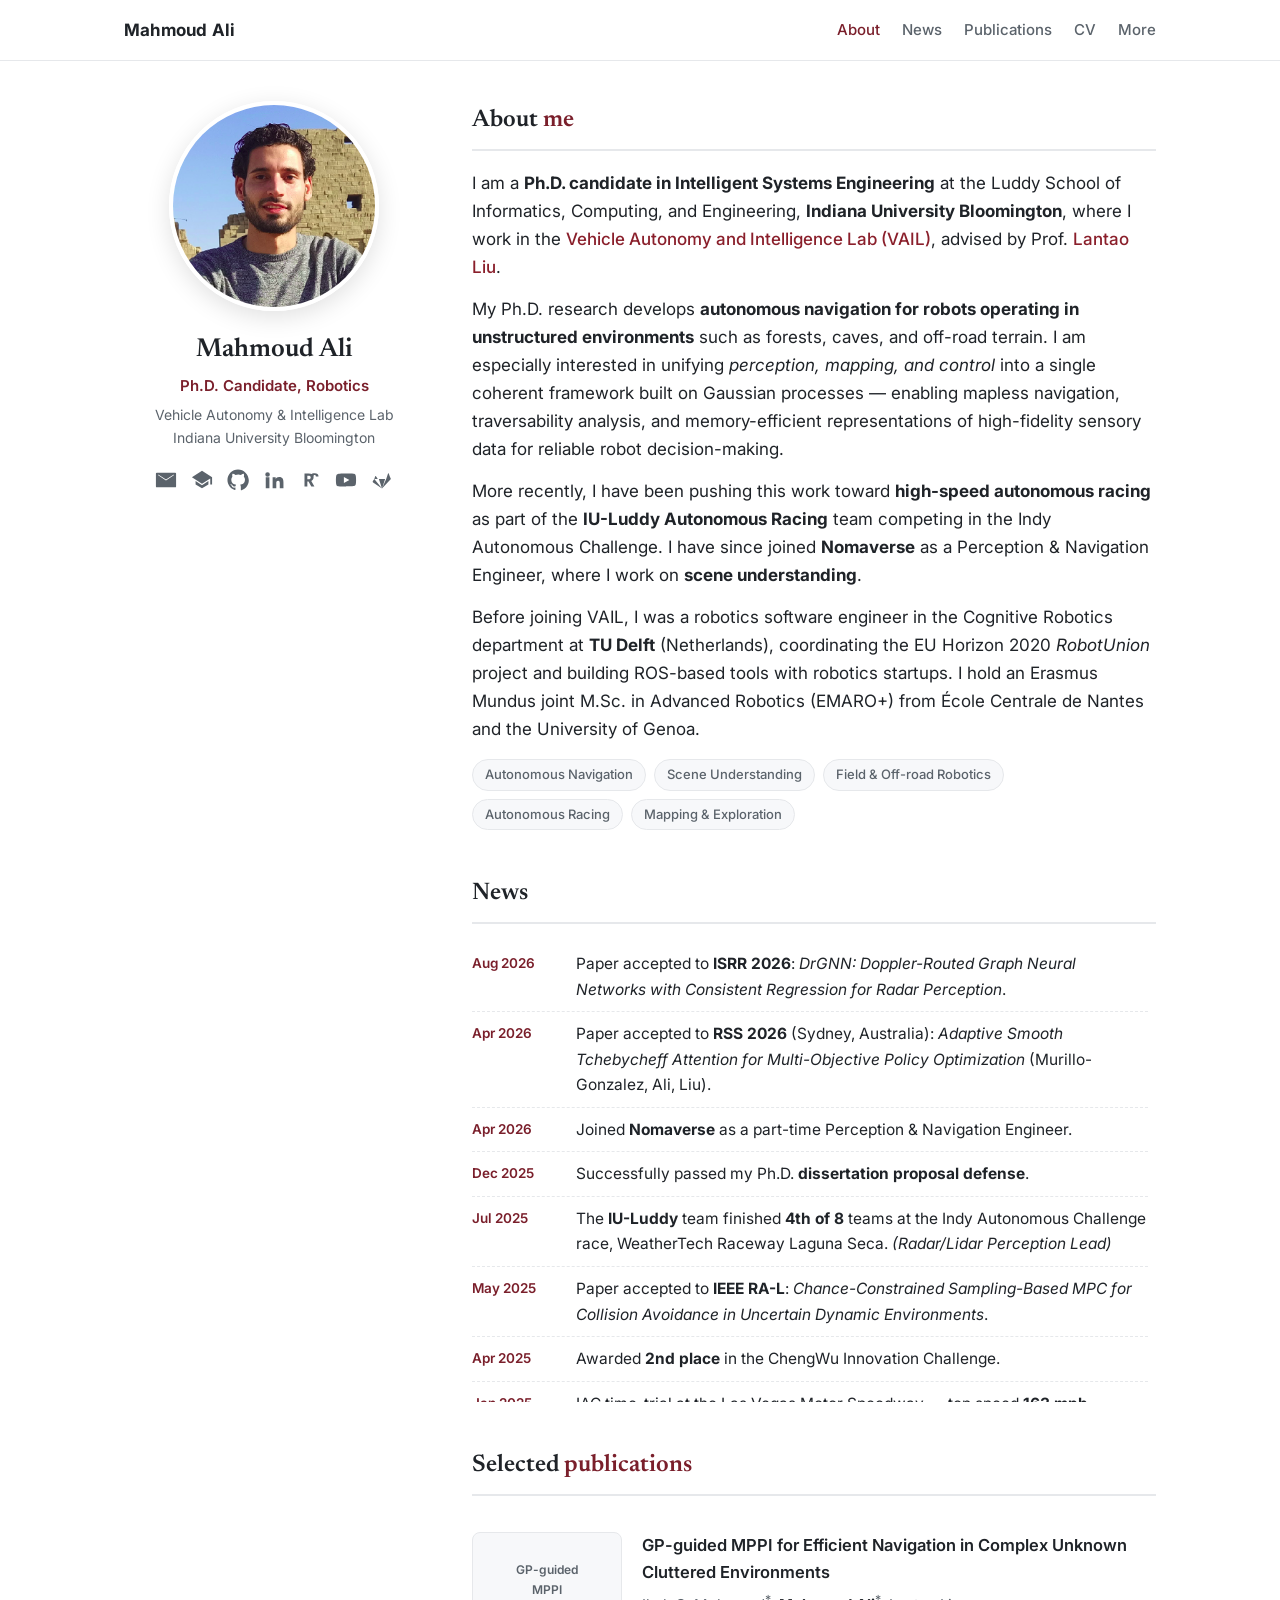
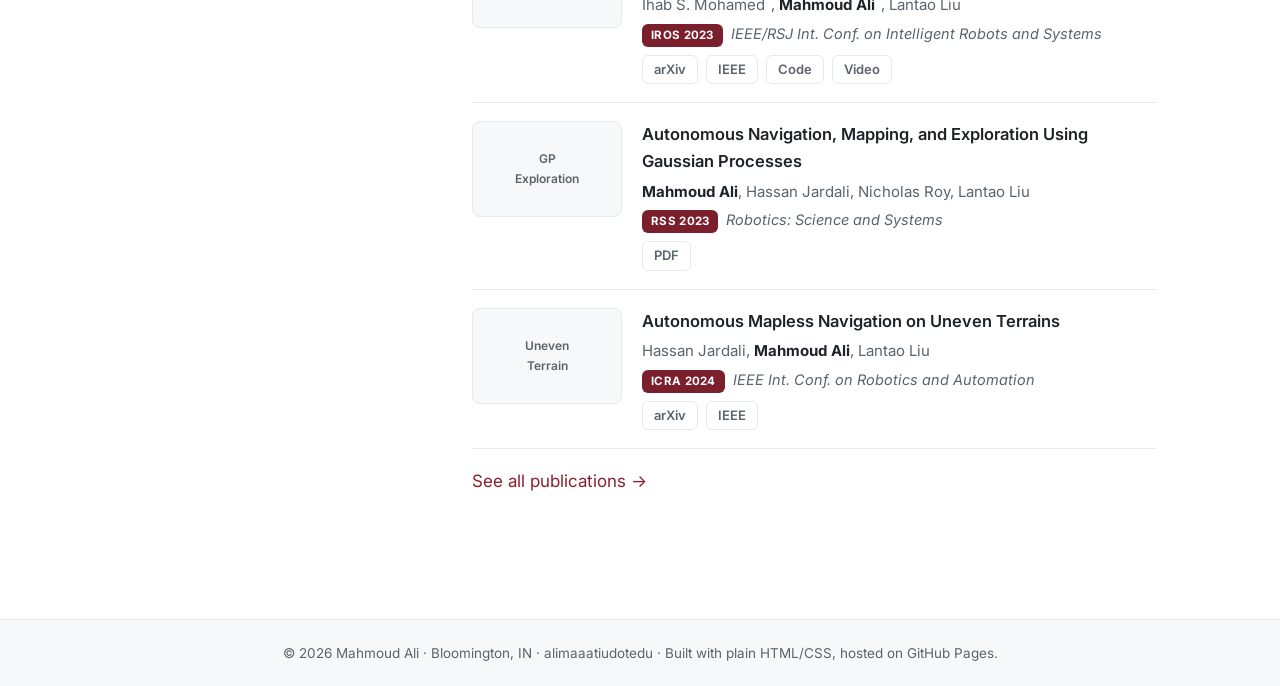
<file: index.html>
<!DOCTYPE html>
<html lang="en">
<head>
  <meta charset="UTF-8" />
  <meta name="viewport" content="width=device-width, initial-scale=1.0" />
  <title>Mahmoud Ali — Robotics PhD, Indiana University</title>
  <meta name="description" content="Mahmoud Ali is a Robotics PhD candidate at Indiana University (VAIL), working on autonomous navigation, Gaussian-process planning and control, off-road/field robotics, and autonomous racing." />
  <meta name="author" content="Mahmoud Ali" />
  <link rel="canonical" href="https://mahmoud-a-ali.github.io/" />

  <!-- Open Graph -->
  <meta property="og:type" content="website" />
  <meta property="og:title" content="Mahmoud Ali — Robotics PhD, Indiana University" />
  <meta property="og:description" content="Autonomous navigation, Gaussian-process planning & control, field robotics, and autonomous racing." />
  <meta property="og:image" content="https://mahmoud-a-ali.github.io/assets/img/profile.jpg" />
  <meta property="og:url" content="https://mahmoud-a-ali.github.io/" />
  <meta name="twitter:card" content="summary" />

  <link rel="icon" type="image/svg+xml" href="assets/img/favicon.svg" />
  <link rel="preconnect" href="https://fonts.googleapis.com" />
  <link rel="preconnect" href="https://fonts.gstatic.com" crossorigin />
  <link href="https://fonts.googleapis.com/css2?family=Inter:wght@400;500;600;700&family=Newsreader:opsz,wght@6..72,500;6..72,600&display=swap" rel="stylesheet" />
  <link rel="stylesheet" href="assets/css/main.css" />
</head>
<body>

  <!-- Top navigation -->
  <header class="topbar">
    <div class="topbar-inner">
      <a class="brand" href="index.html">Mahmoud Ali</a>
      <nav class="nav-links">
        <a href="index.html#about" class="active">About</a>
        <a href="index.html#news">News</a>
        <a href="publications.html">Publications</a>
        <a href="cv.html" class="cv-nav">CV</a>
        <a href="more.html">More</a>
      </nav>
    </div>
  </header>

  <div class="wrap">

    <!-- Sidebar -->
    <aside class="sidebar">
      <img class="avatar" src="assets/img/profile.jpg" alt="Mahmoud Ali" />
      <h1>Mahmoud Ali</h1>
      <div class="role">Ph.D. Candidate, Robotics</div>
      <div class="affil">
        Vehicle Autonomy &amp; Intelligence Lab<br />
        <a href="https://www.indiana.edu/" target="_blank" rel="noopener">Indiana University Bloomington</a>
      </div>

      <div class="socials">
        <a href="mailto:alimaa@iu.edu" title="Email" aria-label="Email">
          <svg viewBox="0 0 24 24"><path d="M2 4h20a1 1 0 0 1 1 1v14a1 1 0 0 1-1 1H2a1 1 0 0 1-1-1V5a1 1 0 0 1 1-1zm10 7.5L3.5 6v.9L12 12.6 20.5 6.9V6L12 11.5z"/></svg>
        </a>
        <a href="https://scholar.google.com/citations?user=cryw274AAAAJ&hl=en" target="_blank" rel="noopener" title="Google Scholar" aria-label="Google Scholar">
          <svg viewBox="0 0 24 24"><path d="M12 2 1 9l11 7 9-5.727V17h2V9L12 2zM5 13.18v3.82L12 21l7-4v-3.82l-7 4.45-7-4.45z"/></svg>
        </a>
        <a href="https://github.com/mahmoud-a-ali" target="_blank" rel="noopener" title="GitHub" aria-label="GitHub">
          <svg viewBox="0 0 24 24"><path d="M12 .5C5.7.5.5 5.7.5 12c0 5.1 3.3 9.4 7.9 10.9.6.1.8-.2.8-.6v-2c-3.2.7-3.9-1.4-3.9-1.4-.5-1.3-1.3-1.7-1.3-1.7-1.1-.7.1-.7.1-.7 1.2.1 1.8 1.2 1.8 1.2 1 1.8 2.7 1.3 3.4 1 .1-.7.4-1.3.7-1.5-2.6-.3-5.3-1.3-5.3-5.7 0-1.3.5-2.3 1.2-3.1-.1-.3-.5-1.5.1-3.1 0 0 1-.3 3.3 1.2a11.4 11.4 0 0 1 6 0C17.3 5 18.3 5.3 18.3 5.3c.6 1.6.2 2.8.1 3.1.8.8 1.2 1.8 1.2 3.1 0 4.4-2.7 5.4-5.3 5.7.4.4.8 1.1.8 2.2v3.3c0 .3.2.7.8.6 4.6-1.5 7.9-5.8 7.9-10.9C23.5 5.7 18.3.5 12 .5z"/></svg>
        </a>
        <a href="https://www.linkedin.com/in/mahmoudali-iu/" target="_blank" rel="noopener" title="LinkedIn" aria-label="LinkedIn">
          <svg viewBox="0 0 24 24"><path d="M4.98 3.5a2.5 2.5 0 1 1 0 5 2.5 2.5 0 0 1 0-5zM3 9h4v12H3V9zm7 0h3.8v1.7h.1c.5-1 1.8-2 3.7-2 4 0 4.7 2.6 4.7 6V21h-4v-5.3c0-1.3 0-2.9-1.8-2.9s-2 1.4-2 2.8V21h-4V9z"/></svg>
        </a>
        <a href="https://www.researchgate.net/profile/Mahmoud-Ali-126" target="_blank" rel="noopener" title="ResearchGate" aria-label="ResearchGate">
          <svg viewBox="0 0 24 24"><path d="M15.9 4.6c-1 0-1.7.3-2.2.9-.5.6-.7 1.4-.7 2.5v.9h2.9v-.9c0-.5.1-.9.3-1.1.2-.2.5-.3.9-.3.5 0 .8.1 1 .4.2.2.3.6.3 1.1h2.9c0-1.2-.4-2.1-1.1-2.7-.7-.6-1.7-.8-3-.8h-1.3zM6 4.8v14.4h3.1v-5.7h1.3l3 5.7h3.4l-3.4-6.2c1.6-.6 2.5-1.9 2.5-3.9 0-2.9-1.9-4.3-5.6-4.3H6zm3.1 2.5h1.3c1.6 0 2.4.6 2.4 1.9s-.8 2-2.4 2H9.1V7.3z"/></svg>
        </a>
        <a href="https://www.youtube.com/@mahmoudali9326/videos" target="_blank" rel="noopener" title="YouTube" aria-label="YouTube">
          <svg viewBox="0 0 24 24"><path d="M23 12s0-3.3-.4-4.9a2.6 2.6 0 0 0-1.8-1.8C19.2 5 12 5 12 5s-7.2 0-8.8.4A2.6 2.6 0 0 0 1.4 7.2C1 8.7 1 12 1 12s0 3.3.4 4.8c.2 1 .9 1.7 1.8 1.9C4.8 19 12 19 12 19s7.2 0 8.8-.4a2.6 2.6 0 0 0 1.8-1.8C23 15.3 23 12 23 12zM9.7 15.3V8.7l6 3.3-6 3.3z"/></svg>
        </a>
        <a href="https://gitlab.com/alimaam" target="_blank" rel="noopener" title="GitLab" aria-label="GitLab">
          <svg viewBox="0 0 24 24"><path d="M12 21.4 8.6 11H15.4L12 21.4zM3.6 11l1-3.1a.4.4 0 0 1 .8 0L7.4 11H3.6zm13 0 2-6.1a.4.4 0 0 1 .8 0l1 3.1L21.7 11l-9.7 10.4L16.6 11zm-13 0L1.9 13.4c-.2.5 0 1 .4 1.3L12 21.4 3.6 11z"/></svg>
        </a>
      </div>
    </aside>

    <!-- Main -->
    <main class="content">

      <section id="about" class="lead">
        <h2>About <span class="em">me</span></h2>
        <p>
          I am a <strong>Ph.D. candidate in Intelligent Systems Engineering</strong> at the Luddy School
          of Informatics, Computing, and Engineering, <strong>Indiana University Bloomington</strong>, where I
          work in the <a href="https://vail.sice.indiana.edu/" target="_blank" rel="noopener">Vehicle Autonomy and Intelligence Lab (VAIL)</a>,
          advised by Prof. <a href="https://luddy.indiana.edu/contact/profile/?Lantao_Liu" target="_blank" rel="noopener">Lantao Liu</a>.
        </p>
        <p>
          My Ph.D. research develops <strong>autonomous navigation for robots operating in unstructured
          environments</strong> such as forests, caves, and off-road terrain. I am especially interested in unifying
          <em>perception, mapping, and control</em> into a single coherent framework built on Gaussian
          processes — enabling mapless navigation, traversability analysis, and memory-efficient
          representations of high-fidelity sensory data for reliable robot decision-making.
        </p>
        <p>
          More recently, I have been pushing this work toward <strong>high-speed autonomous racing</strong> as part of
          the <strong>IU-Luddy Autonomous Racing</strong> team competing in the Indy Autonomous Challenge. I have since
          joined <strong>Nomaverse</strong> as a Perception &amp; Navigation Engineer, where I work on <strong>scene
          understanding</strong>.
        </p>
        <p>
          Before joining VAIL, I was a robotics software engineer in the Cognitive Robotics department at
          <strong>TU Delft</strong> (Netherlands), coordinating the EU Horizon 2020 <em>RobotUnion</em> project and
          building ROS-based tools with robotics startups. I hold an Erasmus Mundus joint M.Sc. in Advanced
          Robotics (EMARO+) from École Centrale de Nantes and the University of Genoa.
        </p>

        <div class="tags">
          <span class="tag">Autonomous Navigation</span>
          <span class="tag">Scene Understanding</span>
          <span class="tag">Field &amp; Off-road Robotics</span>
          <span class="tag">Autonomous Racing</span>
          <span class="tag">Mapping &amp; Exploration</span>
        </div>
      </section>

      <section id="news">
        <h2>News</h2>
        <ul class="news">
          <li><span class="date">Aug 2026</span><span>Paper accepted to <strong>ISRR 2026</strong>: <em>DrGNN: Doppler-Routed Graph Neural Networks with Consistent Regression for Radar Perception</em>.</span></li>
          <li><span class="date">Apr 2026</span><span>Paper accepted to <strong>RSS 2026</strong> (Sydney, Australia): <em>Adaptive Smooth Tchebycheff Attention for Multi-Objective Policy Optimization</em> (Murillo-Gonzalez, Ali, Liu).</span></li>
          <li><span class="date">Apr 2026</span><span>Joined <strong>Nomaverse</strong> as a part-time Perception &amp; Navigation Engineer.</span></li>

          <li><span class="date">Dec 2025</span><span>Successfully passed my Ph.D. <strong>dissertation proposal defense</strong>.</span></li>
          <li><span class="date">Jul 2025</span><span>The <strong>IU-Luddy</strong> team finished <strong>4th of 8</strong> teams at the Indy Autonomous Challenge race, WeatherTech Raceway Laguna Seca. <em>(Radar/Lidar Perception Lead)</em></span></li>
          <li><span class="date">May 2025</span><span>Paper accepted to <strong>IEEE RA-L</strong>: <em>Chance-Constrained Sampling-Based MPC for Collision Avoidance in Uncertain Dynamic Environments</em>.</span></li>
          <li><span class="date">Apr 2025</span><span>Awarded <strong>2nd place</strong> in the ChengWu Innovation Challenge.</span></li>
          <li><span class="date">Jan 2025</span><span>IAC time-trial at the Las Vegas Motor Speedway &mdash; top speed <strong>163&nbsp;mph</strong>. <em>(Radar/Lidar Perception Lead)</em></span></li>

          <li><span class="date">Sep 2024</span><span>Our <strong>IU-Luddy Autonomous Racing</strong> team reached <strong>128&nbsp;MPH</strong> at the Indy Autonomous Challenge (Indianapolis Motor Speedway, Sep&nbsp;6, 2024).</span></li>
          <li><span class="date">Jul 2024</span><span>Volunteered as a ROS &amp; simulation tutorial instructor for the IU-Luddy Precollege Camp.</span></li>
          <li><span class="date">Jun 2024</span><span>Joined <strong>Stanley Black &amp; Decker</strong> as a Software Engineer Intern (Jun&ndash;Aug).</span></li>
          <li><span class="date">Mar 2024</span><span>Passed my Ph.D. <strong>qualifying examination</strong>.</span></li>
          <li><span class="date">Jan 2024</span><span>Two papers accepted to <strong>ICRA 2024</strong> (Yokohama): <em>Autonomous Mapless Navigation on Uneven Terrains</em> (<a href="https://arxiv.org/abs/2402.13443" target="_blank" rel="noopener">arXiv</a>) &amp; <em>Gaussian Process-based Traversability Analysis for Terrain Mapless Navigation</em> (<a href="https://arxiv.org/abs/2403.19010" target="_blank" rel="noopener">arXiv</a>).</span></li>

          <li><span class="date">Nov 2023</span><span>Racing team secured <strong>4th of 18</strong> in the first phase of the Indy Autonomous Challenge (IAC) simulation races. <em>(Team Technical Co-Lead)</em></span></li>
          <li><span class="date">Nov 2023</span><span>Released the source code for <em>GP-guided MPPI</em> (<a href="https://github.com/IhabMohamed/GP-MPPI" target="_blank" rel="noopener">Code</a>).</span></li>
          <li><span class="date">Oct 2023</span><span>Presented <em>GP-guided MPPI for Efficient Navigation in Complex Unknown Cluttered Environments</em> at <strong>IROS 2023</strong> (Detroit, USA).</span></li>
          <li><span class="date">Oct 2023</span><span>Reviewing two papers for <strong>ICRA 2024</strong>.</span></li>
          <li><span class="date">Oct 2023</span><span>Registered in the IAC simulation races as an official IAC university representing Indiana University.</span></li>
          <li><span class="date">Aug 2023</span><span>Serving as a Teaching Assistant for the Autonomous Robotics course.</span></li>
          <li><span class="date">Jul 2023</span><span>Reviewing one paper for the <em>Autonomous Robots</em> journal.</span></li>
          <li><span class="date">Jul 2023</span><span>Presented <em>Autonomous Navigation, Mapping, and Exploration Using Gaussian Processes</em> at <strong>RSS 2023</strong> (Daegu, South Korea).</span></li>
          <li><span class="date">Jun 2023</span><span>Paper accepted to <strong>IROS 2023</strong>: <em>GP-guided MPPI</em>, integrating MPPI with a local perception model based on Sparse Gaussian Processes (<a href="https://arxiv.org/abs/2307.04019" target="_blank" rel="noopener">arXiv</a>).</span></li>
          <li><span class="date">Apr 2023</span><span>Paper accepted to <strong>RSS 2023</strong>: <em>Autonomous Navigation, Mapping, and Exploration Using Gaussian Processes</em>.</span></li>
          <li><span class="date">Jan 2023</span><span>Two papers accepted to <strong>ICRA 2023</strong> (London, UK): <em>Light-Weight Pointcloud Representation with Sparse Gaussian Process</em> (<a href="https://arxiv.org/abs/2301.11251" target="_blank" rel="noopener">arXiv</a>) &amp; <em>GP-Frontier for Local Mapless Navigation</em> (<a href="https://arxiv.org/abs/2307.11717" target="_blank" rel="noopener">arXiv</a>).</span></li>

          <li><span class="date">Aug 2021</span><span>Joined the <strong>Vehicle Autonomy and Intelligence Lab (VAIL)</strong> as a Ph.D. student with a Research Assistant position.</span></li>
          <li><span class="date">Jan 2019</span><span>Started as a Robotics Software Engineer in the Cognitive Robotics department at <strong>TU Delft</strong>.</span></li>

          <li><span class="date">Sep 2018</span><span>Defended my master&rsquo;s thesis: <em>Event-based bio-inspired depth estimation using iCub</em>.</span></li>
          <li><span class="date">Mar 2018</span><span>Started an internship at the Italian Institute of Technology (IIT), Event-Driven Perception group.</span></li>
          <li><span class="date">Jul 2017</span><span>Passed the first year of EMARO+ (<strong>Rank 1/7</strong>) and attended the EMARO-Days workshop in Genoa, Italy.</span></li>
          <li><span class="date">Jun 2017</span><span>Defended my first-year project, <em>Turtlebot Localization Using Visual Markers</em> (with Kevin Serrano).</span></li>
          <li><span class="date">Sep 2016</span><span>Started the EMARO+ master&rsquo;s program at École Centrale de Nantes, France.</span></li>
          <li><span class="date">Aug 2016</span><span>Supervised the Egyptian team at the IDC RoboCon 2016 contest in Bangkok, Thailand.</span></li>
          <li><span class="date">May 2016</span><span>Awarded the <strong>Erasmus Mundus Scholarship</strong> to join EMARO+.</span></li>
          <li><span class="date">Oct 2014</span><span>Started as a Teaching Assistant at the Faculty of Electronic Engineering, Menoufia University, Egypt.</span></li>
          <li><span class="date">Jul 2014</span><span>Graduated from the Control department, Menoufia University (<strong>Rank 2/380</strong>), and competed in the IDC RoboCon 2014 contest in Rabat, Morocco.</span></li>
        </ul>
      </section>

      <section id="selected-pub">
        <h2>Selected <span class="em">publications</span></h2>

        <div class="pub">
          <div class="pub-thumb">GP-guided<br>MPPI</div>
          <div>
            <p class="pub-title">GP-guided MPPI for Efficient Navigation in Complex Unknown Cluttered Environments</p>
            <p class="pub-authors">Ihab S. Mohamed<sup>*</sup>, <span class="me">Mahmoud Ali</span><sup>*</sup>, Lantao Liu</p>
            <p class="pub-venue"><span class="badge">IROS 2023</span><em>IEEE/RSJ Int. Conf. on Intelligent Robots and Systems</em></p>
            <div class="pub-links">
              <a href="https://arxiv.org/abs/2307.04019" target="_blank" rel="noopener">arXiv</a>
              <a href="https://ieeexplore.ieee.org/document/10341382" target="_blank" rel="noopener">IEEE</a>
              <a href="https://github.com/IhabMohamed/GP-MPPI" target="_blank" rel="noopener">Code</a>
              <a href="https://www.youtube.com/@mahmoudali9326/videos" target="_blank" rel="noopener">Video</a>
            </div>
          </div>
        </div>

        <div class="pub">
          <div class="pub-thumb">GP<br>Exploration</div>
          <div>
            <p class="pub-title">Autonomous Navigation, Mapping, and Exploration Using Gaussian Processes</p>
            <p class="pub-authors"><span class="me">Mahmoud Ali</span>, Hassan Jardali, Nicholas Roy, Lantao Liu</p>
            <p class="pub-venue"><span class="badge">RSS 2023</span><em>Robotics: Science and Systems</em></p>
            <div class="pub-links">
              <a href="https://par.nsf.gov/servlets/purl/10564642" target="_blank" rel="noopener">PDF</a>
            </div>
          </div>
        </div>

        <div class="pub">
          <div class="pub-thumb">Uneven<br>Terrain</div>
          <div>
            <p class="pub-title">Autonomous Mapless Navigation on Uneven Terrains</p>
            <p class="pub-authors">Hassan Jardali, <span class="me">Mahmoud Ali</span>, Lantao Liu</p>
            <p class="pub-venue"><span class="badge">ICRA 2024</span><em>IEEE Int. Conf. on Robotics and Automation</em></p>
            <div class="pub-links">
              <a href="https://arxiv.org/abs/2402.13443" target="_blank" rel="noopener">arXiv</a>
              <a href="https://ieeexplore.ieee.org/document/10611669" target="_blank" rel="noopener">IEEE</a>
            </div>
          </div>
        </div>

        <p style="margin-top:18px;"><a href="publications.html">See all publications &rarr;</a></p>
      </section>

    </main>
  </div>

  <footer class="footer">
    <div class="footer-inner">
      &copy; <span id="year"></span> Mahmoud Ali &middot; Bloomington, IN &middot;
      alimaaatiudotedu &middot;
      Built with plain HTML/CSS, hosted on GitHub Pages.
    </div>
  </footer>

  <script>document.getElementById('year').textContent = new Date().getFullYear();</script>
</body>
</html>
</file>
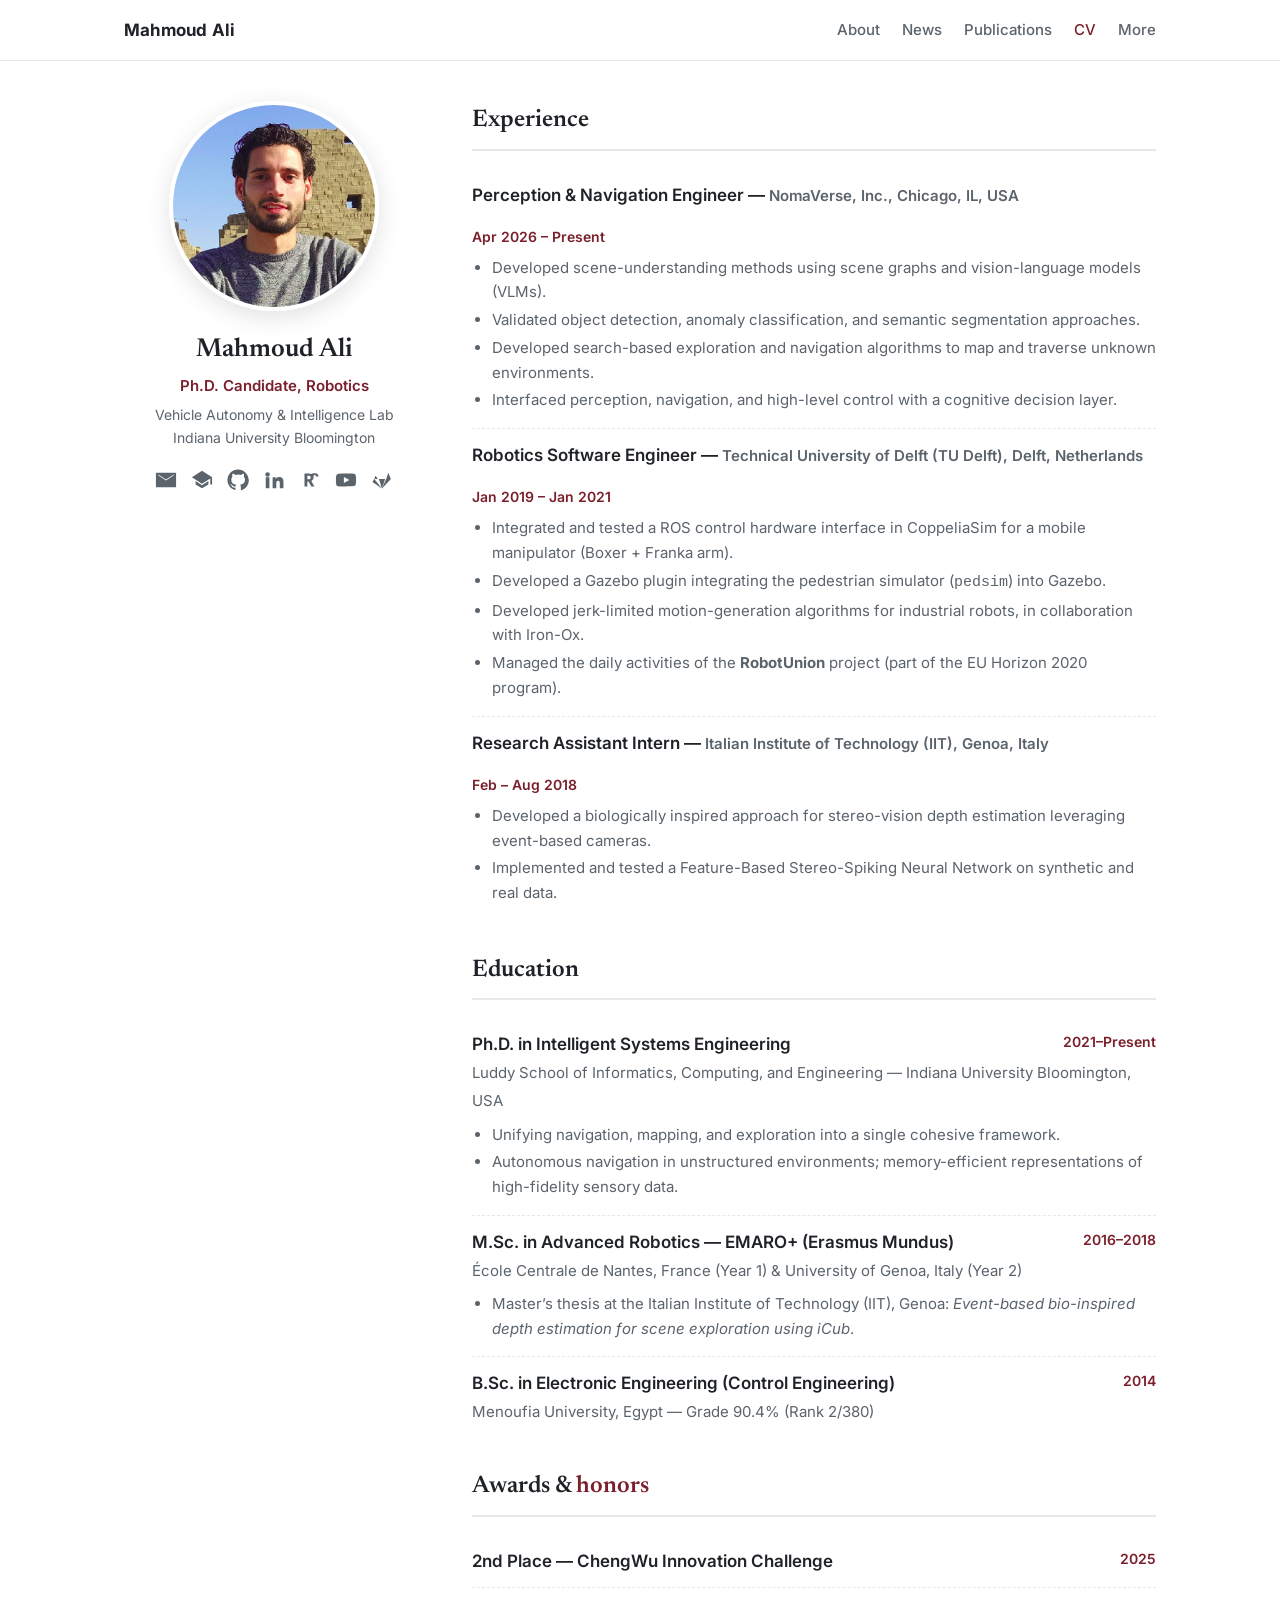
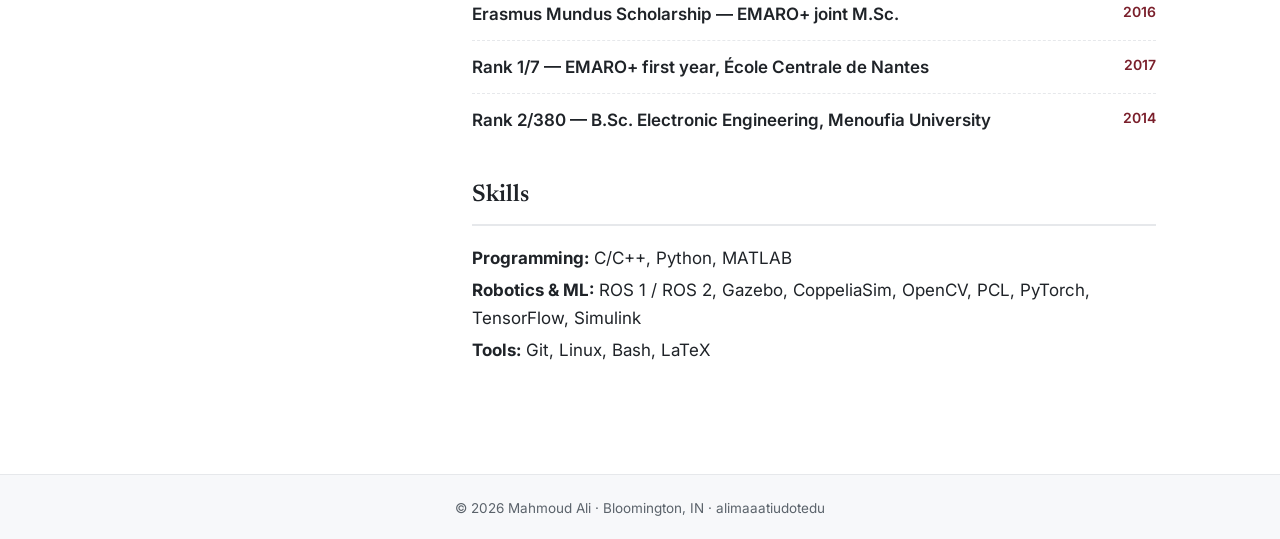
<file: cv.html>
<!DOCTYPE html>
<html lang="en">
<head>
  <meta charset="UTF-8" />
  <meta name="viewport" content="width=device-width, initial-scale=1.0" />
  <title>CV — Mahmoud Ali</title>
  <meta name="description" content="Curriculum vitae of Mahmoud Ali — Robotics PhD candidate at Indiana University: experience, education, teaching, and skills." />
  <link rel="canonical" href="https://mahmoud-a-ali.github.io/cv.html" />
  <link rel="icon" type="image/svg+xml" href="assets/img/favicon.svg" />
  <link rel="preconnect" href="https://fonts.googleapis.com" />
  <link rel="preconnect" href="https://fonts.gstatic.com" crossorigin />
  <link href="https://fonts.googleapis.com/css2?family=Inter:wght@400;500;600;700&family=Newsreader:opsz,wght@6..72,500;6..72,600&display=swap" rel="stylesheet" />
  <link rel="stylesheet" href="assets/css/main.css" />
</head>
<body>

  <header class="topbar">
    <div class="topbar-inner">
      <a class="brand" href="index.html">Mahmoud Ali</a>
      <nav class="nav-links">
        <a href="index.html#about">About</a>
        <a href="index.html#news">News</a>
        <a href="publications.html">Publications</a>
        <a href="cv.html" class="cv-nav active">CV</a>
        <a href="more.html">More</a>
      </nav>
    </div>
  </header>

  <div class="wrap">

    <aside class="sidebar">
      <img class="avatar" src="assets/img/profile.jpg" alt="Mahmoud Ali" />
      <h1>Mahmoud Ali</h1>
      <div class="role">Ph.D. Candidate, Robotics</div>
      <div class="affil">
        Vehicle Autonomy &amp; Intelligence Lab<br />
        <a href="https://www.indiana.edu/" target="_blank" rel="noopener">Indiana University Bloomington</a>
      </div>

      <div class="socials">
        <a href="mailto:alimaa@iu.edu" title="Email" aria-label="Email">
          <svg viewBox="0 0 24 24"><path d="M2 4h20a1 1 0 0 1 1 1v14a1 1 0 0 1-1 1H2a1 1 0 0 1-1-1V5a1 1 0 0 1 1-1zm10 7.5L3.5 6v.9L12 12.6 20.5 6.9V6L12 11.5z"/></svg>
        </a>
        <a href="https://scholar.google.com/citations?user=cryw274AAAAJ&hl=en" target="_blank" rel="noopener" title="Google Scholar" aria-label="Google Scholar">
          <svg viewBox="0 0 24 24"><path d="M12 2 1 9l11 7 9-5.727V17h2V9L12 2zM5 13.18v3.82L12 21l7-4v-3.82l-7 4.45-7-4.45z"/></svg>
        </a>
        <a href="https://github.com/mahmoud-a-ali" target="_blank" rel="noopener" title="GitHub" aria-label="GitHub">
          <svg viewBox="0 0 24 24"><path d="M12 .5C5.7.5.5 5.7.5 12c0 5.1 3.3 9.4 7.9 10.9.6.1.8-.2.8-.6v-2c-3.2.7-3.9-1.4-3.9-1.4-.5-1.3-1.3-1.7-1.3-1.7-1.1-.7.1-.7.1-.7 1.2.1 1.8 1.2 1.8 1.2 1 1.8 2.7 1.3 3.4 1 .1-.7.4-1.3.7-1.5-2.6-.3-5.3-1.3-5.3-5.7 0-1.3.5-2.3 1.2-3.1-.1-.3-.5-1.5.1-3.1 0 0 1-.3 3.3 1.2a11.4 11.4 0 0 1 6 0C17.3 5 18.3 5.3 18.3 5.3c.6 1.6.2 2.8.1 3.1.8.8 1.2 1.8 1.2 3.1 0 4.4-2.7 5.4-5.3 5.7.4.4.8 1.1.8 2.2v3.3c0 .3.2.7.8.6 4.6-1.5 7.9-5.8 7.9-10.9C23.5 5.7 18.3.5 12 .5z"/></svg>
        </a>
        <a href="https://www.linkedin.com/in/mahmoudali-iu/" target="_blank" rel="noopener" title="LinkedIn" aria-label="LinkedIn">
          <svg viewBox="0 0 24 24"><path d="M4.98 3.5a2.5 2.5 0 1 1 0 5 2.5 2.5 0 0 1 0-5zM3 9h4v12H3V9zm7 0h3.8v1.7h.1c.5-1 1.8-2 3.7-2 4 0 4.7 2.6 4.7 6V21h-4v-5.3c0-1.3 0-2.9-1.8-2.9s-2 1.4-2 2.8V21h-4V9z"/></svg>
        </a>
        <a href="https://www.researchgate.net/profile/Mahmoud-Ali-126" target="_blank" rel="noopener" title="ResearchGate" aria-label="ResearchGate">
          <svg viewBox="0 0 24 24"><path d="M15.9 4.6c-1 0-1.7.3-2.2.9-.5.6-.7 1.4-.7 2.5v.9h2.9v-.9c0-.5.1-.9.3-1.1.2-.2.5-.3.9-.3.5 0 .8.1 1 .4.2.2.3.6.3 1.1h2.9c0-1.2-.4-2.1-1.1-2.7-.7-.6-1.7-.8-3-.8h-1.3zM6 4.8v14.4h3.1v-5.7h1.3l3 5.7h3.4l-3.4-6.2c1.6-.6 2.5-1.9 2.5-3.9 0-2.9-1.9-4.3-5.6-4.3H6zm3.1 2.5h1.3c1.6 0 2.4.6 2.4 1.9s-.8 2-2.4 2H9.1V7.3z"/></svg>
        </a>
        <a href="https://www.youtube.com/@mahmoudali9326/videos" target="_blank" rel="noopener" title="YouTube" aria-label="YouTube">
          <svg viewBox="0 0 24 24"><path d="M23 12s0-3.3-.4-4.9a2.6 2.6 0 0 0-1.8-1.8C19.2 5 12 5 12 5s-7.2 0-8.8.4A2.6 2.6 0 0 0 1.4 7.2C1 8.7 1 12 1 12s0 3.3.4 4.8c.2 1 .9 1.7 1.8 1.9C4.8 19 12 19 12 19s7.2 0 8.8-.4a2.6 2.6 0 0 0 1.8-1.8C23 15.3 23 12 23 12zM9.7 15.3V8.7l6 3.3-6 3.3z"/></svg>
        </a>
        <a href="https://gitlab.com/alimaam" target="_blank" rel="noopener" title="GitLab" aria-label="GitLab">
          <svg viewBox="0 0 24 24"><path d="M12 21.4 8.6 11H15.4L12 21.4zM3.6 11l1-3.1a.4.4 0 0 1 .8 0L7.4 11H3.6zm13 0 2-6.1a.4.4 0 0 1 .8 0l1 3.1L21.7 11l-9.7 10.4L16.6 11zm-13 0L1.9 13.4c-.2.5 0 1 .4 1.3L12 21.4 3.6 11z"/></svg>
        </a>
      </div>
    </aside>

    <main class="content">

      <section class="cv-block">
        <h2>Experience</h2>

        <div class="cv-item">
          <div class="row">
            <span class="title">Perception &amp; Navigation Engineer &mdash; <span class="where">NomaVerse, Inc., Chicago, IL, USA</span></span>
            <span class="when">Apr 2026 &ndash; Present</span>
          </div>
          <ul>
            <li>Developed scene-understanding methods using scene graphs and vision-language models (VLMs).</li>
            <li>Validated object detection, anomaly classification, and semantic segmentation approaches.</li>
            <li>Developed search-based exploration and navigation algorithms to map and traverse unknown environments.</li>
            <li>Interfaced perception, navigation, and high-level control with a cognitive decision layer.</li>
          </ul>
        </div>

        <div class="cv-item">
          <div class="row">
            <span class="title">Robotics Software Engineer &mdash; <span class="where">Technical University of Delft (TU Delft), Delft, Netherlands</span></span>
            <span class="when">Jan 2019 &ndash; Jan 2021</span>
          </div>
          <ul>
            <li>Integrated and tested a ROS control hardware interface in CoppeliaSim for a mobile manipulator (Boxer + Franka arm).</li>
            <li>Developed a Gazebo plugin integrating the pedestrian simulator (<code>pedsim</code>) into Gazebo.</li>
            <li>Developed jerk-limited motion-generation algorithms for industrial robots, in collaboration with Iron-Ox.</li>
            <li>Managed the daily activities of the <strong>RobotUnion</strong> project (part of the EU Horizon 2020 program).</li>
          </ul>
        </div>

        <div class="cv-item">
          <div class="row">
            <span class="title">Research Assistant Intern &mdash; <span class="where">Italian Institute of Technology (IIT), Genoa, Italy</span></span>
            <span class="when">Feb &ndash; Aug 2018</span>
          </div>
          <ul>
            <li>Developed a biologically inspired approach for stereo-vision depth estimation leveraging event-based cameras.</li>
            <li>Implemented and tested a Feature-Based Stereo-Spiking Neural Network on synthetic and real data.</li>
          </ul>
        </div>
      </section>

      <section class="cv-block">
        <h2>Education</h2>

        <div class="cv-item">
          <div class="row">
            <span class="title">Ph.D. in Intelligent Systems Engineering</span>
            <span class="when">2021&ndash;Present</span>
          </div>
          <span class="where">Luddy School of Informatics, Computing, and Engineering &mdash; Indiana University Bloomington, USA</span>
          <ul>
            <li>Unifying navigation, mapping, and exploration into a single cohesive framework.</li>
            <li>Autonomous navigation in unstructured environments; memory-efficient representations of high-fidelity sensory data.</li>
          </ul>
        </div>

        <div class="cv-item">
          <div class="row">
            <span class="title">M.Sc. in Advanced Robotics &mdash; EMARO+ (Erasmus Mundus)</span>
            <span class="when">2016&ndash;2018</span>
          </div>
          <span class="where">École Centrale de Nantes, France (Year 1) &amp; University of Genoa, Italy (Year 2)</span>
          <ul>
            <li>Master&rsquo;s thesis at the Italian Institute of Technology (IIT), Genoa: <em>Event-based bio-inspired depth estimation for scene exploration using iCub</em>.</li>
          </ul>
        </div>

        <div class="cv-item">
          <div class="row">
            <span class="title">B.Sc. in Electronic Engineering (Control Engineering)</span>
            <span class="when">2014</span>
          </div>
          <span class="where">Menoufia University, Egypt &mdash; Grade 90.4% (Rank 2/380)</span>
        </div>
      </section>

      <section class="cv-block">
        <h2>Awards &amp; <span class="em">honors</span></h2>
        <div class="cv-item">
          <div class="row"><span class="title">2nd Place &mdash; ChengWu Innovation Challenge</span><span class="when">2025</span></div>
        </div>
        <div class="cv-item">
          <div class="row"><span class="title">Erasmus Mundus Scholarship &mdash; EMARO+ joint M.Sc.</span><span class="when">2016</span></div>
        </div>
        <div class="cv-item">
          <div class="row"><span class="title">Rank 1/7 &mdash; EMARO+ first year, École Centrale de Nantes</span><span class="when">2017</span></div>
        </div>
        <div class="cv-item">
          <div class="row"><span class="title">Rank 2/380 &mdash; B.Sc. Electronic Engineering, Menoufia University</span><span class="when">2014</span></div>
        </div>
      </section>

      <section class="cv-block skills">
        <h2>Skills</h2>
        <p><b>Programming:</b> C/C++, Python, MATLAB</p>
        <p><b>Robotics &amp; ML:</b> ROS 1 / ROS 2, Gazebo, CoppeliaSim, OpenCV, PCL, PyTorch, TensorFlow, Simulink</p>
        <p><b>Tools:</b> Git, Linux, Bash, LaTeX</p>
      </section>

    </main>
  </div>

  <footer class="footer">
    <div class="footer-inner">
      &copy; <span id="year"></span> Mahmoud Ali &middot; Bloomington, IN &middot;
      alimaaatiudotedu
    </div>
  </footer>

  <script>document.getElementById('year').textContent = new Date().getFullYear();</script>
</body>
</html>
</file>
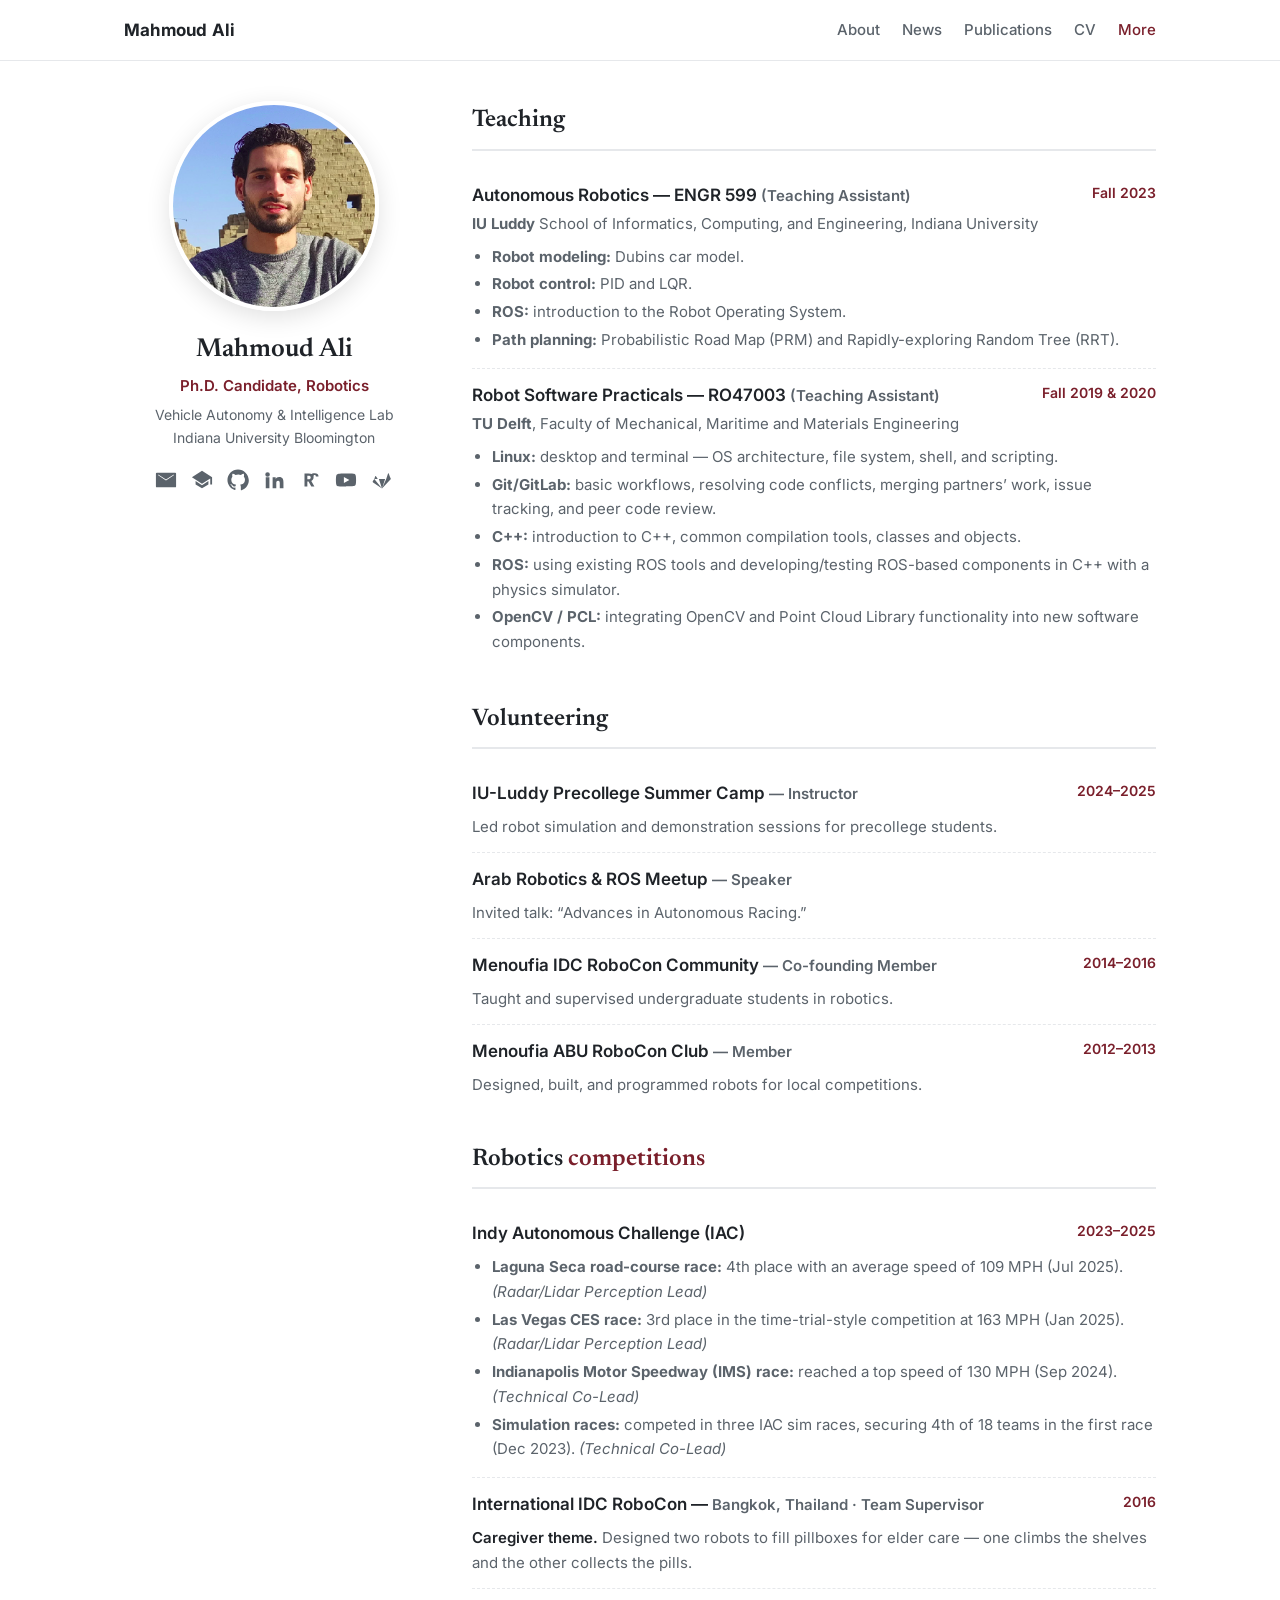
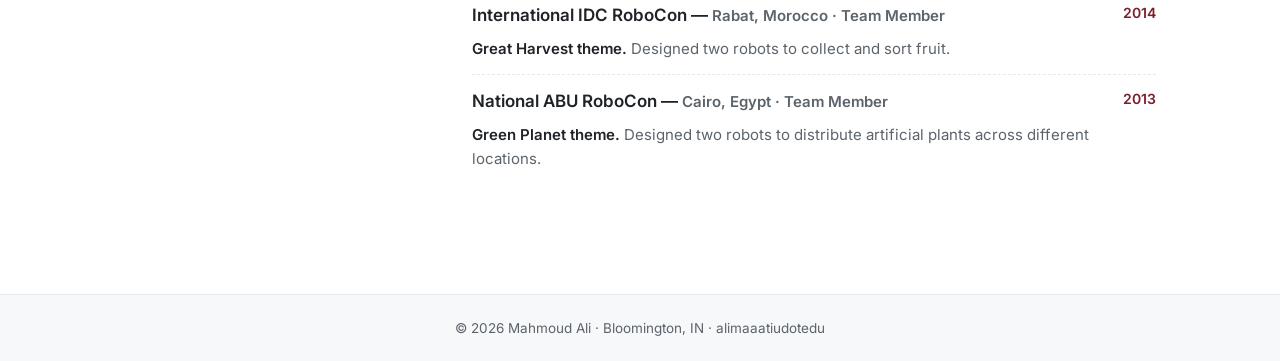
<file: more.html>
<!DOCTYPE html>
<html lang="en">
<head>
  <meta charset="UTF-8" />
  <meta name="viewport" content="width=device-width, initial-scale=1.0" />
  <title>More — Mahmoud Ali</title>
  <meta name="description" content="Workshops, robotics competitions, and teaching experience of Mahmoud Ali." />
  <link rel="canonical" href="https://mahmoud-a-ali.github.io/more.html" />
  <link rel="icon" type="image/svg+xml" href="assets/img/favicon.svg" />
  <link rel="preconnect" href="https://fonts.googleapis.com" />
  <link rel="preconnect" href="https://fonts.gstatic.com" crossorigin />
  <link href="https://fonts.googleapis.com/css2?family=Inter:wght@400;500;600;700&family=Newsreader:opsz,wght@6..72,500;6..72,600&display=swap" rel="stylesheet" />
  <link rel="stylesheet" href="assets/css/main.css" />
</head>
<body>

  <header class="topbar">
    <div class="topbar-inner">
      <a class="brand" href="index.html">Mahmoud Ali</a>
      <nav class="nav-links">
        <a href="index.html#about">About</a>
        <a href="index.html#news">News</a>
        <a href="publications.html">Publications</a>
        <a href="cv.html" class="cv-nav">CV</a>
        <a href="more.html" class="active">More</a>
      </nav>
    </div>
  </header>

  <div class="wrap">

    <aside class="sidebar">
      <img class="avatar" src="assets/img/profile.jpg" alt="Mahmoud Ali" />
      <h1>Mahmoud Ali</h1>
      <div class="role">Ph.D. Candidate, Robotics</div>
      <div class="affil">
        Vehicle Autonomy &amp; Intelligence Lab<br />
        <a href="https://www.indiana.edu/" target="_blank" rel="noopener">Indiana University Bloomington</a>
      </div>

      <div class="socials">
        <a href="mailto:alimaa@iu.edu" title="Email" aria-label="Email">
          <svg viewBox="0 0 24 24"><path d="M2 4h20a1 1 0 0 1 1 1v14a1 1 0 0 1-1 1H2a1 1 0 0 1-1-1V5a1 1 0 0 1 1-1zm10 7.5L3.5 6v.9L12 12.6 20.5 6.9V6L12 11.5z"/></svg>
        </a>
        <a href="https://scholar.google.com/citations?user=cryw274AAAAJ&hl=en" target="_blank" rel="noopener" title="Google Scholar" aria-label="Google Scholar">
          <svg viewBox="0 0 24 24"><path d="M12 2 1 9l11 7 9-5.727V17h2V9L12 2zM5 13.18v3.82L12 21l7-4v-3.82l-7 4.45-7-4.45z"/></svg>
        </a>
        <a href="https://github.com/mahmoud-a-ali" target="_blank" rel="noopener" title="GitHub" aria-label="GitHub">
          <svg viewBox="0 0 24 24"><path d="M12 .5C5.7.5.5 5.7.5 12c0 5.1 3.3 9.4 7.9 10.9.6.1.8-.2.8-.6v-2c-3.2.7-3.9-1.4-3.9-1.4-.5-1.3-1.3-1.7-1.3-1.7-1.1-.7.1-.7.1-.7 1.2.1 1.8 1.2 1.8 1.2 1 1.8 2.7 1.3 3.4 1 .1-.7.4-1.3.7-1.5-2.6-.3-5.3-1.3-5.3-5.7 0-1.3.5-2.3 1.2-3.1-.1-.3-.5-1.5.1-3.1 0 0 1-.3 3.3 1.2a11.4 11.4 0 0 1 6 0C17.3 5 18.3 5.3 18.3 5.3c.6 1.6.2 2.8.1 3.1.8.8 1.2 1.8 1.2 3.1 0 4.4-2.7 5.4-5.3 5.7.4.4.8 1.1.8 2.2v3.3c0 .3.2.7.8.6 4.6-1.5 7.9-5.8 7.9-10.9C23.5 5.7 18.3.5 12 .5z"/></svg>
        </a>
        <a href="https://www.linkedin.com/in/mahmoudali-iu/" target="_blank" rel="noopener" title="LinkedIn" aria-label="LinkedIn">
          <svg viewBox="0 0 24 24"><path d="M4.98 3.5a2.5 2.5 0 1 1 0 5 2.5 2.5 0 0 1 0-5zM3 9h4v12H3V9zm7 0h3.8v1.7h.1c.5-1 1.8-2 3.7-2 4 0 4.7 2.6 4.7 6V21h-4v-5.3c0-1.3 0-2.9-1.8-2.9s-2 1.4-2 2.8V21h-4V9z"/></svg>
        </a>
        <a href="https://www.researchgate.net/profile/Mahmoud-Ali-126" target="_blank" rel="noopener" title="ResearchGate" aria-label="ResearchGate">
          <svg viewBox="0 0 24 24"><path d="M15.9 4.6c-1 0-1.7.3-2.2.9-.5.6-.7 1.4-.7 2.5v.9h2.9v-.9c0-.5.1-.9.3-1.1.2-.2.5-.3.9-.3.5 0 .8.1 1 .4.2.2.3.6.3 1.1h2.9c0-1.2-.4-2.1-1.1-2.7-.7-.6-1.7-.8-3-.8h-1.3zM6 4.8v14.4h3.1v-5.7h1.3l3 5.7h3.4l-3.4-6.2c1.6-.6 2.5-1.9 2.5-3.9 0-2.9-1.9-4.3-5.6-4.3H6zm3.1 2.5h1.3c1.6 0 2.4.6 2.4 1.9s-.8 2-2.4 2H9.1V7.3z"/></svg>
        </a>
        <a href="https://www.youtube.com/@mahmoudali9326/videos" target="_blank" rel="noopener" title="YouTube" aria-label="YouTube">
          <svg viewBox="0 0 24 24"><path d="M23 12s0-3.3-.4-4.9a2.6 2.6 0 0 0-1.8-1.8C19.2 5 12 5 12 5s-7.2 0-8.8.4A2.6 2.6 0 0 0 1.4 7.2C1 8.7 1 12 1 12s0 3.3.4 4.8c.2 1 .9 1.7 1.8 1.9C4.8 19 12 19 12 19s7.2 0 8.8-.4a2.6 2.6 0 0 0 1.8-1.8C23 15.3 23 12 23 12zM9.7 15.3V8.7l6 3.3-6 3.3z"/></svg>
        </a>
        <a href="https://gitlab.com/alimaam" target="_blank" rel="noopener" title="GitLab" aria-label="GitLab">
          <svg viewBox="0 0 24 24"><path d="M12 21.4 8.6 11H15.4L12 21.4zM3.6 11l1-3.1a.4.4 0 0 1 .8 0L7.4 11H3.6zm13 0 2-6.1a.4.4 0 0 1 .8 0l1 3.1L21.7 11l-9.7 10.4L16.6 11zm-13 0L1.9 13.4c-.2.5 0 1 .4 1.3L12 21.4 3.6 11z"/></svg>
        </a>
      </div>
    </aside>

    <main class="content">

      <section class="cv-block">
        <h2>Teaching</h2>

        <div class="cv-item">
          <div class="row">
            <span class="title">Autonomous Robotics &mdash; ENGR 599 <span class="where">(Teaching Assistant)</span></span>
            <span class="when">Fall 2023</span>
          </div>
          <span class="where"><strong>IU Luddy</strong> School of Informatics, Computing, and Engineering, Indiana University</span>
          <ul>
            <li><strong>Robot modeling:</strong> Dubins car model.</li>
            <li><strong>Robot control:</strong> PID and LQR.</li>
            <li><strong>ROS:</strong> introduction to the Robot Operating System.</li>
            <li><strong>Path planning:</strong> Probabilistic Road Map (PRM) and Rapidly-exploring Random Tree (RRT).</li>
          </ul>
        </div>

        <div class="cv-item">
          <div class="row">
            <span class="title">Robot Software Practicals &mdash; RO47003 <span class="where">(Teaching Assistant)</span></span>
            <span class="when">Fall 2019 &amp; 2020</span>
          </div>
          <span class="where"><strong>TU Delft</strong>, Faculty of Mechanical, Maritime and Materials Engineering</span>
          <ul>
            <li><strong>Linux:</strong> desktop and terminal &mdash; OS architecture, file system, shell, and scripting.</li>
            <li><strong>Git/GitLab:</strong> basic workflows, resolving code conflicts, merging partners&rsquo; work, issue tracking, and peer code review.</li>
            <li><strong>C++:</strong> introduction to C++, common compilation tools, classes and objects.</li>
            <li><strong>ROS:</strong> using existing ROS tools and developing/testing ROS-based components in C++ with a physics simulator.</li>
            <li><strong>OpenCV / PCL:</strong> integrating OpenCV and Point Cloud Library functionality into new software components.</li>
          </ul>
        </div>
      </section>

      <section class="cv-block">
        <h2>Volunteering</h2>

        <div class="cv-item">
          <div class="row">
            <span class="title">IU-Luddy Precollege Summer Camp <span class="where">&mdash; Instructor</span></span>
            <span class="when">2024&ndash;2025</span>
          </div>
          <p class="desc">Led robot simulation and demonstration sessions for precollege students.</p>
        </div>

        <div class="cv-item">
          <div class="row">
            <span class="title">Arab Robotics &amp; ROS Meetup <span class="where">&mdash; Speaker</span></span>
          </div>
          <p class="desc">Invited talk: &ldquo;Advances in Autonomous Racing.&rdquo;</p>
        </div>

        <div class="cv-item">
          <div class="row">
            <span class="title">Menoufia IDC RoboCon Community <span class="where">&mdash; Co-founding Member</span></span>
            <span class="when">2014&ndash;2016</span>
          </div>
          <p class="desc">Taught and supervised undergraduate students in robotics.</p>
        </div>

        <div class="cv-item">
          <div class="row">
            <span class="title">Menoufia ABU RoboCon Club <span class="where">&mdash; Member</span></span>
            <span class="when">2012&ndash;2013</span>
          </div>
          <p class="desc">Designed, built, and programmed robots for local competitions.</p>
        </div>
      </section>

      <section class="cv-block">
        <h2>Robotics <span class="em">competitions</span></h2>

        <div class="cv-item">
          <div class="row">
            <span class="title">Indy Autonomous Challenge (IAC)</span>
            <span class="when">2023&ndash;2025</span>
          </div>
          <ul>
            <li><strong>Laguna Seca road-course race:</strong> 4th place with an average speed of 109&nbsp;MPH (Jul 2025). <em>(Radar/Lidar Perception Lead)</em></li>
            <li><strong>Las Vegas CES race:</strong> 3rd place in the time-trial-style competition at 163&nbsp;MPH (Jan 2025). <em>(Radar/Lidar Perception Lead)</em></li>
            <li><strong>Indianapolis Motor Speedway (IMS) race:</strong> reached a top speed of 130&nbsp;MPH (Sep 2024). <em>(Technical Co-Lead)</em></li>
            <li><strong>Simulation races:</strong> competed in three IAC sim races, securing 4th of 18 teams in the first race (Dec 2023). <em>(Technical Co-Lead)</em></li>
          </ul>
        </div>

        <div class="cv-item">
          <div class="row">
            <span class="title">International IDC RoboCon &mdash; <span class="where">Bangkok, Thailand &middot; Team Supervisor</span></span>
            <span class="when">2016</span>
          </div>
          <p class="desc"><span class="theme">Caregiver theme.</span> Designed two robots to fill pillboxes for elder care &mdash; one climbs the shelves and the other collects the pills.</p>
        </div>

        <div class="cv-item">
          <div class="row">
            <span class="title">International IDC RoboCon &mdash; <span class="where">Rabat, Morocco &middot; Team Member</span></span>
            <span class="when">2014</span>
          </div>
          <p class="desc"><span class="theme">Great Harvest theme.</span> Designed two robots to collect and sort fruit.</p>
        </div>

        <div class="cv-item">
          <div class="row">
            <span class="title">National ABU RoboCon &mdash; <span class="where">Cairo, Egypt &middot; Team Member</span></span>
            <span class="when">2013</span>
          </div>
          <p class="desc"><span class="theme">Green Planet theme.</span> Designed two robots to distribute artificial plants across different locations.</p>
        </div>
      </section>

    </main>
  </div>

  <footer class="footer">
    <div class="footer-inner">
      &copy; <span id="year"></span> Mahmoud Ali &middot; Bloomington, IN &middot;
      alimaaatiudotedu
    </div>
  </footer>

  <script>document.getElementById('year').textContent = new Date().getFullYear();</script>
</body>
</html>
</file>
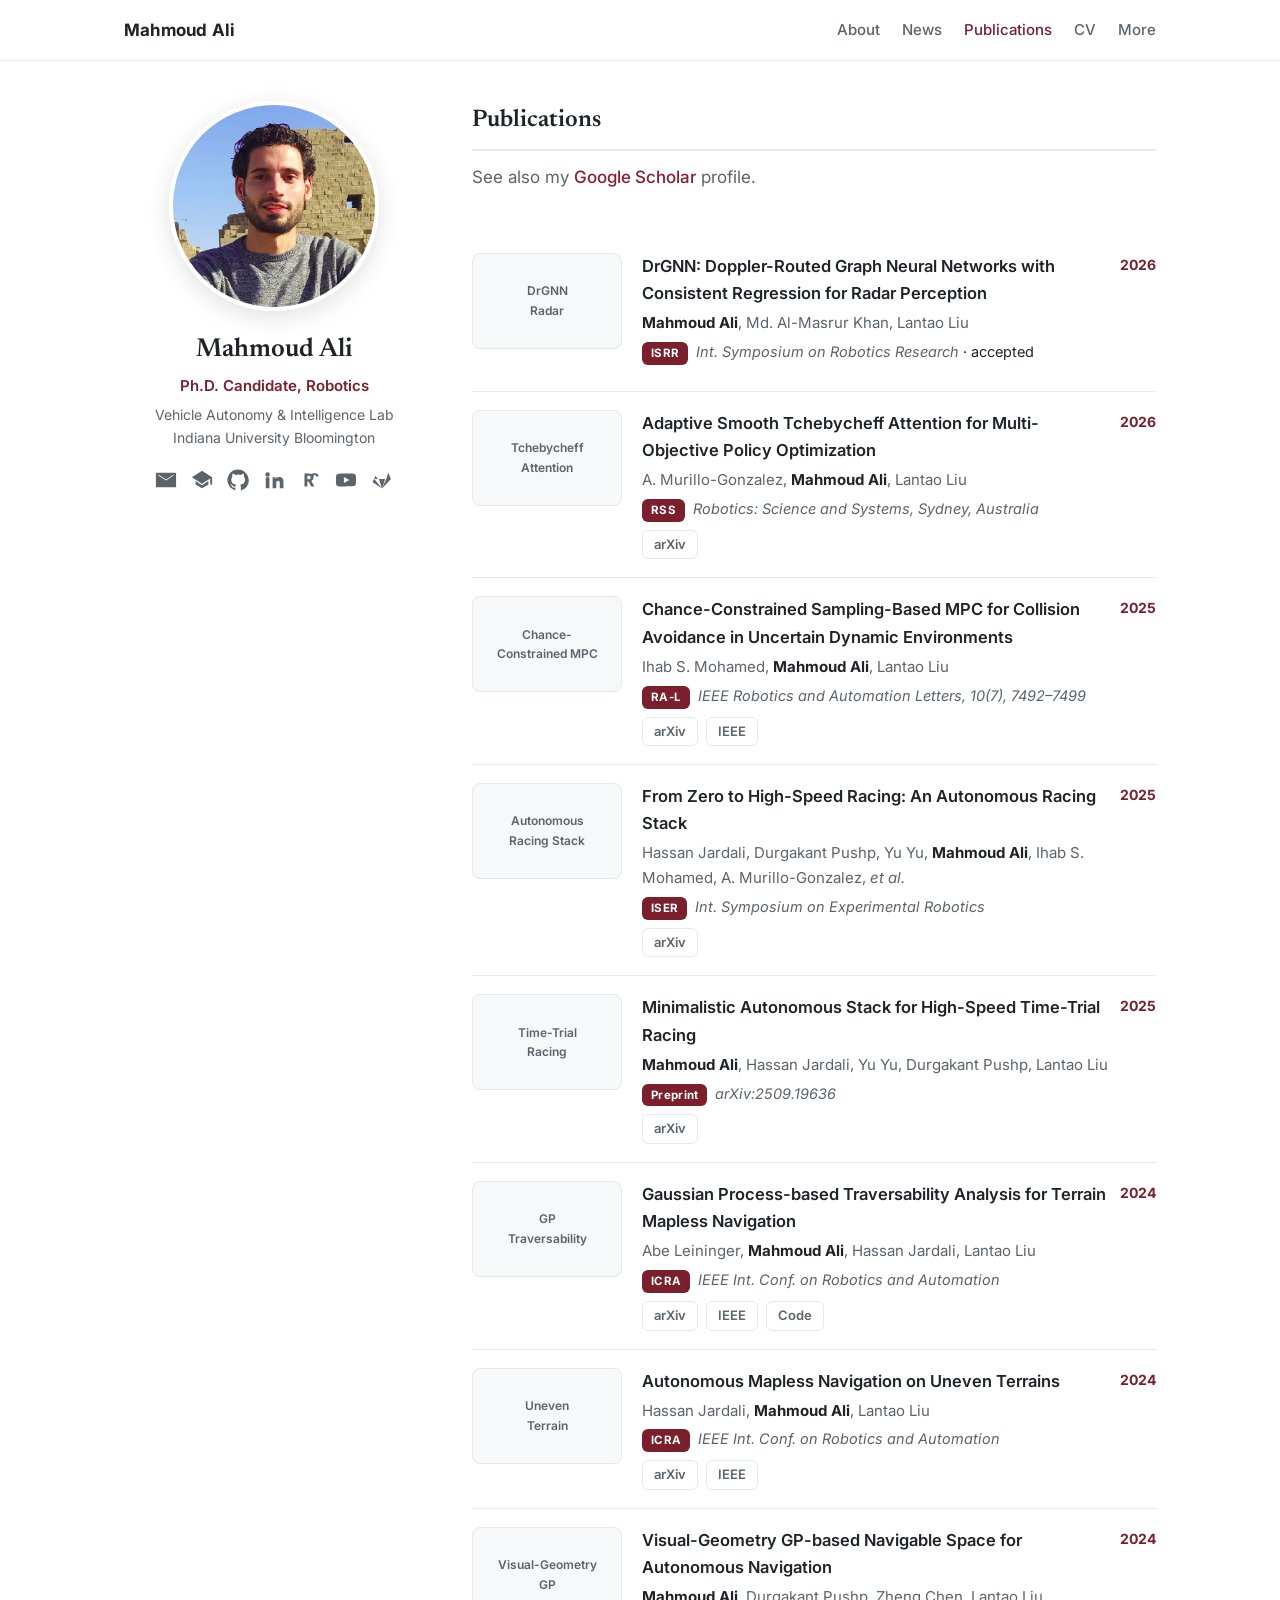
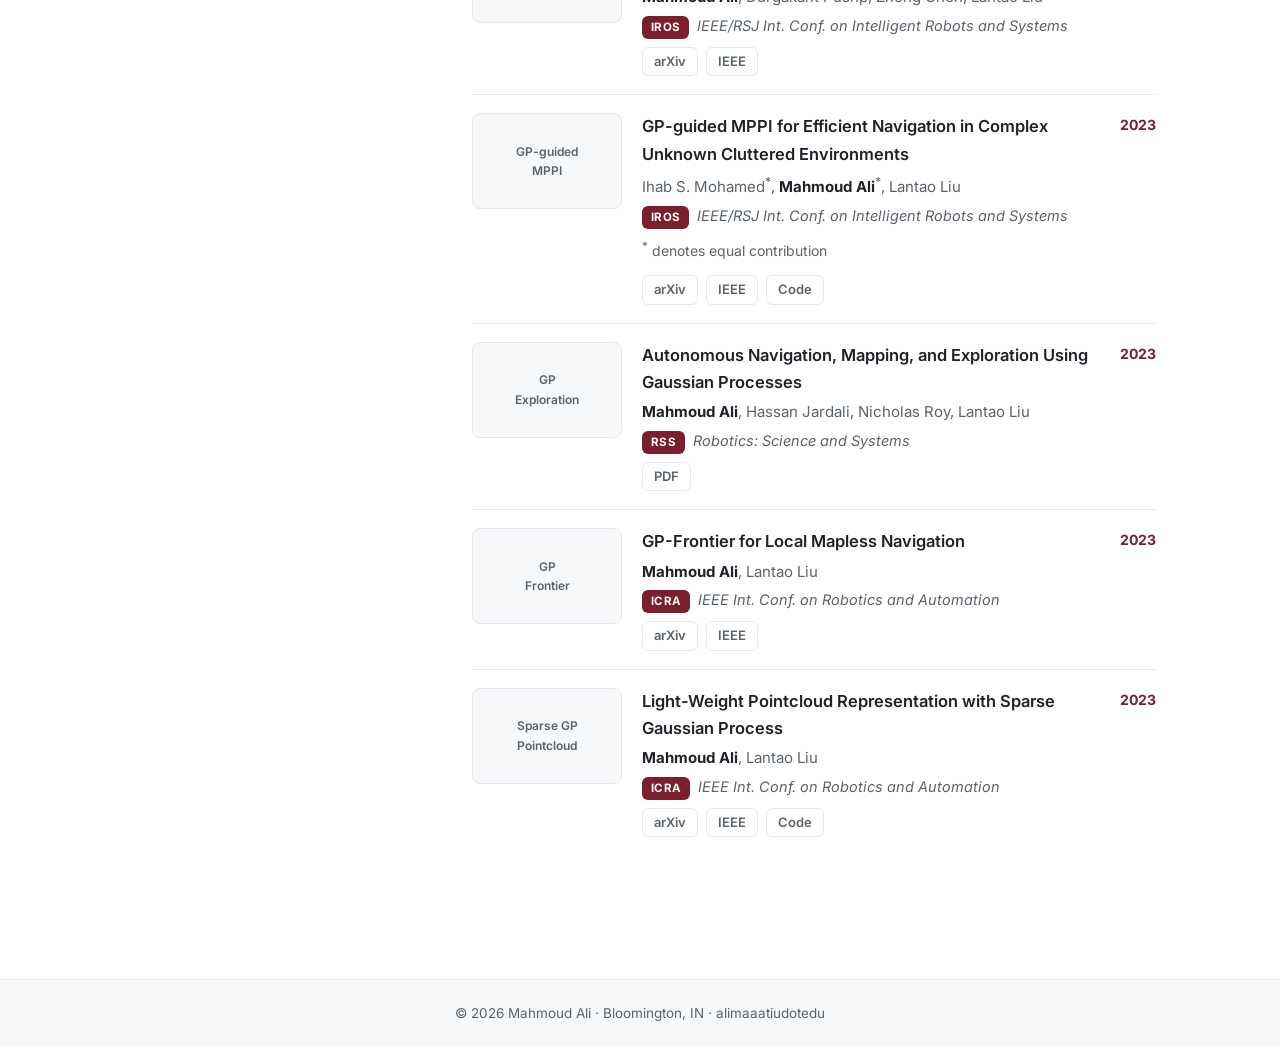
<file: publications.html>
<!DOCTYPE html>
<html lang="en">
<head>
  <meta charset="UTF-8" />
  <meta name="viewport" content="width=device-width, initial-scale=1.0" />
  <title>Publications — Mahmoud Ali</title>
  <meta name="description" content="Peer-reviewed publications by Mahmoud Ali on autonomous navigation, Gaussian-process planning and control, field robotics, and autonomous racing." />
  <link rel="canonical" href="https://mahmoud-a-ali.github.io/publications.html" />
  <link rel="icon" type="image/svg+xml" href="assets/img/favicon.svg" />
  <link rel="preconnect" href="https://fonts.googleapis.com" />
  <link rel="preconnect" href="https://fonts.gstatic.com" crossorigin />
  <link href="https://fonts.googleapis.com/css2?family=Inter:wght@400;500;600;700&family=Newsreader:opsz,wght@6..72,500;6..72,600&display=swap" rel="stylesheet" />
  <link rel="stylesheet" href="assets/css/main.css" />
</head>
<body>

  <header class="topbar">
    <div class="topbar-inner">
      <a class="brand" href="index.html">Mahmoud Ali</a>
      <nav class="nav-links">
        <a href="index.html#about">About</a>
        <a href="index.html#news">News</a>
        <a href="publications.html" class="active">Publications</a>
        <a href="cv.html" class="cv-nav">CV</a>
        <a href="more.html">More</a>
      </nav>
    </div>
  </header>

  <div class="wrap">

    <aside class="sidebar">
      <img class="avatar" src="assets/img/profile.jpg" alt="Mahmoud Ali" />
      <h1>Mahmoud Ali</h1>
      <div class="role">Ph.D. Candidate, Robotics</div>
      <div class="affil">
        Vehicle Autonomy &amp; Intelligence Lab<br />
        <a href="https://www.indiana.edu/" target="_blank" rel="noopener">Indiana University Bloomington</a>
      </div>

      <div class="socials">
        <a href="mailto:alimaa@iu.edu" title="Email" aria-label="Email">
          <svg viewBox="0 0 24 24"><path d="M2 4h20a1 1 0 0 1 1 1v14a1 1 0 0 1-1 1H2a1 1 0 0 1-1-1V5a1 1 0 0 1 1-1zm10 7.5L3.5 6v.9L12 12.6 20.5 6.9V6L12 11.5z"/></svg>
        </a>
        <a href="https://scholar.google.com/citations?user=cryw274AAAAJ&hl=en" target="_blank" rel="noopener" title="Google Scholar" aria-label="Google Scholar">
          <svg viewBox="0 0 24 24"><path d="M12 2 1 9l11 7 9-5.727V17h2V9L12 2zM5 13.18v3.82L12 21l7-4v-3.82l-7 4.45-7-4.45z"/></svg>
        </a>
        <a href="https://github.com/mahmoud-a-ali" target="_blank" rel="noopener" title="GitHub" aria-label="GitHub">
          <svg viewBox="0 0 24 24"><path d="M12 .5C5.7.5.5 5.7.5 12c0 5.1 3.3 9.4 7.9 10.9.6.1.8-.2.8-.6v-2c-3.2.7-3.9-1.4-3.9-1.4-.5-1.3-1.3-1.7-1.3-1.7-1.1-.7.1-.7.1-.7 1.2.1 1.8 1.2 1.8 1.2 1 1.8 2.7 1.3 3.4 1 .1-.7.4-1.3.7-1.5-2.6-.3-5.3-1.3-5.3-5.7 0-1.3.5-2.3 1.2-3.1-.1-.3-.5-1.5.1-3.1 0 0 1-.3 3.3 1.2a11.4 11.4 0 0 1 6 0C17.3 5 18.3 5.3 18.3 5.3c.6 1.6.2 2.8.1 3.1.8.8 1.2 1.8 1.2 3.1 0 4.4-2.7 5.4-5.3 5.7.4.4.8 1.1.8 2.2v3.3c0 .3.2.7.8.6 4.6-1.5 7.9-5.8 7.9-10.9C23.5 5.7 18.3.5 12 .5z"/></svg>
        </a>
        <a href="https://www.linkedin.com/in/mahmoudali-iu/" target="_blank" rel="noopener" title="LinkedIn" aria-label="LinkedIn">
          <svg viewBox="0 0 24 24"><path d="M4.98 3.5a2.5 2.5 0 1 1 0 5 2.5 2.5 0 0 1 0-5zM3 9h4v12H3V9zm7 0h3.8v1.7h.1c.5-1 1.8-2 3.7-2 4 0 4.7 2.6 4.7 6V21h-4v-5.3c0-1.3 0-2.9-1.8-2.9s-2 1.4-2 2.8V21h-4V9z"/></svg>
        </a>
        <a href="https://www.researchgate.net/profile/Mahmoud-Ali-126" target="_blank" rel="noopener" title="ResearchGate" aria-label="ResearchGate">
          <svg viewBox="0 0 24 24"><path d="M15.9 4.6c-1 0-1.7.3-2.2.9-.5.6-.7 1.4-.7 2.5v.9h2.9v-.9c0-.5.1-.9.3-1.1.2-.2.5-.3.9-.3.5 0 .8.1 1 .4.2.2.3.6.3 1.1h2.9c0-1.2-.4-2.1-1.1-2.7-.7-.6-1.7-.8-3-.8h-1.3zM6 4.8v14.4h3.1v-5.7h1.3l3 5.7h3.4l-3.4-6.2c1.6-.6 2.5-1.9 2.5-3.9 0-2.9-1.9-4.3-5.6-4.3H6zm3.1 2.5h1.3c1.6 0 2.4.6 2.4 1.9s-.8 2-2.4 2H9.1V7.3z"/></svg>
        </a>
        <a href="https://www.youtube.com/@mahmoudali9326/videos" target="_blank" rel="noopener" title="YouTube" aria-label="YouTube">
          <svg viewBox="0 0 24 24"><path d="M23 12s0-3.3-.4-4.9a2.6 2.6 0 0 0-1.8-1.8C19.2 5 12 5 12 5s-7.2 0-8.8.4A2.6 2.6 0 0 0 1.4 7.2C1 8.7 1 12 1 12s0 3.3.4 4.8c.2 1 .9 1.7 1.8 1.9C4.8 19 12 19 12 19s7.2 0 8.8-.4a2.6 2.6 0 0 0 1.8-1.8C23 15.3 23 12 23 12zM9.7 15.3V8.7l6 3.3-6 3.3z"/></svg>
        </a>
        <a href="https://gitlab.com/alimaam" target="_blank" rel="noopener" title="GitLab" aria-label="GitLab">
          <svg viewBox="0 0 24 24"><path d="M12 21.4 8.6 11H15.4L12 21.4zM3.6 11l1-3.1a.4.4 0 0 1 .8 0L7.4 11H3.6zm13 0 2-6.1a.4.4 0 0 1 .8 0l1 3.1L21.7 11l-9.7 10.4L16.6 11zm-13 0L1.9 13.4c-.2.5 0 1 .4 1.3L12 21.4 3.6 11z"/></svg>
        </a>
      </div>
    </aside>

    <main class="content">
      <section>
        <h2>Publications</h2>
        <p class="lead" style="color:var(--muted);margin-top:-6px;">
          See also my
          <a href="https://scholar.google.com/citations?user=cryw274AAAAJ&hl=en" target="_blank" rel="noopener">Google Scholar</a> profile.
        </p>
      </section>

      <section>

        <div class="pub">
          <div class="pub-thumb">DrGNN<br>Radar</div>
          <div>
            <span class="pub-year">2026</span>
            <p class="pub-title">DrGNN: Doppler-Routed Graph Neural Networks with Consistent Regression for Radar Perception</p>
            <p class="pub-authors"><span class="me">Mahmoud Ali</span>, Md. Al-Masrur Khan, Lantao Liu</p>
            <p class="pub-venue"><span class="badge">ISRR</span><em>Int. Symposium on Robotics Research</em> &middot; accepted</p>
          </div>
        </div>

        <div class="pub">
          <div class="pub-thumb">Tchebycheff<br>Attention</div>
          <div>
            <span class="pub-year">2026</span>
            <p class="pub-title">Adaptive Smooth Tchebycheff Attention for Multi-Objective Policy Optimization</p>
            <p class="pub-authors">A. Murillo-Gonzalez, <span class="me">Mahmoud Ali</span>, Lantao Liu</p>
            <p class="pub-venue"><span class="badge">RSS</span><em>Robotics: Science and Systems, Sydney, Australia</em></p>
            <div class="pub-links">
              <a href="https://arxiv.org/abs/2605.12771" target="_blank" rel="noopener">arXiv</a>
            </div>
          </div>
        </div>

        <div class="pub">
          <div class="pub-thumb">Chance-<br>Constrained MPC</div>
          <div>
            <span class="pub-year">2025</span>
            <p class="pub-title">Chance-Constrained Sampling-Based MPC for Collision Avoidance in Uncertain Dynamic Environments</p>
            <p class="pub-authors">Ihab S. Mohamed, <span class="me">Mahmoud Ali</span>, Lantao Liu</p>
            <p class="pub-venue"><span class="badge">RA-L</span><em>IEEE Robotics and Automation Letters, 10(7), 7492&ndash;7499</em></p>
            <div class="pub-links">
              <a href="https://arxiv.org/abs/2501.08520" target="_blank" rel="noopener">arXiv</a>
              <a href="https://ieeexplore.ieee.org/document/11021391" target="_blank" rel="noopener">IEEE</a>
            </div>
          </div>
        </div>

        <div class="pub">
          <div class="pub-thumb">Autonomous<br>Racing Stack</div>
          <div>
            <span class="pub-year">2025</span>
            <p class="pub-title">From Zero to High-Speed Racing: An Autonomous Racing Stack</p>
            <p class="pub-authors">Hassan Jardali, Durgakant Pushp, Yu Yu, <span class="me">Mahmoud Ali</span>, Ihab S. Mohamed, A. Murillo-Gonzalez, <em>et al.</em></p>
            <p class="pub-venue"><span class="badge">ISER</span><em>Int. Symposium on Experimental Robotics</em></p>
            <div class="pub-links">
              <a href="https://arxiv.org/abs/2512.06892" target="_blank" rel="noopener">arXiv</a>
            </div>
          </div>
        </div>

        <div class="pub">
          <div class="pub-thumb">Time-Trial<br>Racing</div>
          <div>
            <span class="pub-year">2025</span>
            <p class="pub-title">Minimalistic Autonomous Stack for High-Speed Time-Trial Racing</p>
            <p class="pub-authors"><span class="me">Mahmoud Ali</span>, Hassan Jardali, Yu Yu, Durgakant Pushp, Lantao Liu</p>
            <p class="pub-venue"><span class="badge">Preprint</span><em>arXiv:2509.19636</em></p>
            <div class="pub-links">
              <a href="https://arxiv.org/abs/2509.19636" target="_blank" rel="noopener">arXiv</a>
            </div>
          </div>
        </div>

        <div class="pub">
          <div class="pub-thumb">GP<br>Traversability</div>
          <div>
            <span class="pub-year">2024</span>
            <p class="pub-title">Gaussian Process-based Traversability Analysis for Terrain Mapless Navigation</p>
            <p class="pub-authors">Abe Leininger, <span class="me">Mahmoud Ali</span>, Hassan Jardali, Lantao Liu</p>
            <p class="pub-venue"><span class="badge">ICRA</span><em>IEEE Int. Conf. on Robotics and Automation</em></p>
            <div class="pub-links">
              <a href="https://arxiv.org/abs/2403.19010" target="_blank" rel="noopener">arXiv</a>
              <a href="https://ieeexplore.ieee.org/document/10610106" target="_blank" rel="noopener">IEEE</a>
              <a href="https://github.com/abeleinin/gp-navigation" target="_blank" rel="noopener">Code</a>
            </div>
          </div>
        </div>

        <div class="pub">
          <div class="pub-thumb">Uneven<br>Terrain</div>
          <div>
            <span class="pub-year">2024</span>
            <p class="pub-title">Autonomous Mapless Navigation on Uneven Terrains</p>
            <p class="pub-authors">Hassan Jardali, <span class="me">Mahmoud Ali</span>, Lantao Liu</p>
            <p class="pub-venue"><span class="badge">ICRA</span><em>IEEE Int. Conf. on Robotics and Automation</em></p>
            <div class="pub-links">
              <a href="https://arxiv.org/abs/2402.13443" target="_blank" rel="noopener">arXiv</a>
              <a href="https://ieeexplore.ieee.org/document/10611669" target="_blank" rel="noopener">IEEE</a>
            </div>
          </div>
        </div>

        <div class="pub">
          <div class="pub-thumb">Visual-Geometry<br>GP</div>
          <div>
            <span class="pub-year">2024</span>
            <p class="pub-title">Visual-Geometry GP-based Navigable Space for Autonomous Navigation</p>
            <p class="pub-authors"><span class="me">Mahmoud Ali</span>, Durgakant Pushp, Zheng Chen, Lantao Liu</p>
            <p class="pub-venue"><span class="badge">IROS</span><em>IEEE/RSJ Int. Conf. on Intelligent Robots and Systems</em></p>
            <div class="pub-links">
              <a href="https://arxiv.org/abs/2407.06545" target="_blank" rel="noopener">arXiv</a>
              <a href="https://ieeexplore.ieee.org/document/10801801" target="_blank" rel="noopener">IEEE</a>
            </div>
          </div>
        </div>

        <div class="pub">
          <div class="pub-thumb">GP-guided<br>MPPI</div>
          <div>
            <span class="pub-year">2023</span>
            <p class="pub-title">GP-guided MPPI for Efficient Navigation in Complex Unknown Cluttered Environments</p>
            <p class="pub-authors">Ihab S. Mohamed<sup>*</sup>, <span class="me">Mahmoud Ali</span><sup>*</sup>, Lantao Liu</p>
            <p class="pub-venue"><span class="badge">IROS</span><em>IEEE/RSJ Int. Conf. on Intelligent Robots and Systems</em></p>
            <p class="note"><sup>*</sup> denotes equal contribution</p>
            <div class="pub-links">
              <a href="https://arxiv.org/abs/2307.04019" target="_blank" rel="noopener">arXiv</a>
              <a href="https://ieeexplore.ieee.org/document/10341382" target="_blank" rel="noopener">IEEE</a>
              <a href="https://github.com/IhabMohamed/GP-MPPI" target="_blank" rel="noopener">Code</a>
            </div>
          </div>
        </div>

        <div class="pub">
          <div class="pub-thumb">GP<br>Exploration</div>
          <div>
            <span class="pub-year">2023</span>
            <p class="pub-title">Autonomous Navigation, Mapping, and Exploration Using Gaussian Processes</p>
            <p class="pub-authors"><span class="me">Mahmoud Ali</span>, Hassan Jardali, Nicholas Roy, Lantao Liu</p>
            <p class="pub-venue"><span class="badge">RSS</span><em>Robotics: Science and Systems</em></p>
            <div class="pub-links">
              <a href="https://par.nsf.gov/servlets/purl/10564642" target="_blank" rel="noopener">PDF</a>
            </div>
          </div>
        </div>

        <div class="pub">
          <div class="pub-thumb">GP<br>Frontier</div>
          <div>
            <span class="pub-year">2023</span>
            <p class="pub-title">GP-Frontier for Local Mapless Navigation</p>
            <p class="pub-authors"><span class="me">Mahmoud Ali</span>, Lantao Liu</p>
            <p class="pub-venue"><span class="badge">ICRA</span><em>IEEE Int. Conf. on Robotics and Automation</em></p>
            <div class="pub-links">
              <a href="https://arxiv.org/abs/2307.11717" target="_blank" rel="noopener">arXiv</a>
              <a href="https://ieeexplore.ieee.org/document/10161230" target="_blank" rel="noopener">IEEE</a>
            </div>
          </div>
        </div>

        <div class="pub">
          <div class="pub-thumb">Sparse GP<br>Pointcloud</div>
          <div>
            <span class="pub-year">2023</span>
            <p class="pub-title">Light-Weight Pointcloud Representation with Sparse Gaussian Process</p>
            <p class="pub-authors"><span class="me">Mahmoud Ali</span>, Lantao Liu</p>
            <p class="pub-venue"><span class="badge">ICRA</span><em>IEEE Int. Conf. on Robotics and Automation</em></p>
            <div class="pub-links">
              <a href="https://arxiv.org/abs/2301.11251" target="_blank" rel="noopener">arXiv</a>
              <a href="https://ieeexplore.ieee.org/document/10161111" target="_blank" rel="noopener">IEEE</a>
              <a href="https://github.com/mahmoud-a-ali/vsgp_pcl" target="_blank" rel="noopener">Code</a>
            </div>
          </div>
        </div>
      </section>

    </main>
  </div>

  <footer class="footer">
    <div class="footer-inner">
      &copy; <span id="year"></span> Mahmoud Ali &middot; Bloomington, IN &middot;
      alimaaatiudotedu
    </div>
  </footer>

  <script>document.getElementById('year').textContent = new Date().getFullYear();</script>
</body>
</html>
</file>
<file: assets/css/main.css>
/* ---------------------------------------------------------------------------
   Mahmoud Ali — academic personal site
   Clean, responsive theme (no build step required)
--------------------------------------------------------------------------- */

:root {
  --accent: #7a1f2b;          /* IU crimson-ish */
  --accent-soft: #a23545;
  --text: #1f2328;
  --muted: #5b636b;
  --line: #e6e8eb;
  --bg: #ffffff;
  --bg-soft: #f7f8fa;
  --link: #8a1f2b;
  --radius: 12px;
  --maxw: 1080px;
  --sidebar-w: 300px;
  --font-sans: "Inter", -apple-system, BlinkMacSystemFont, "Segoe UI", Roboto, Helvetica, Arial, sans-serif;
  --font-serif: "Newsreader", Georgia, "Times New Roman", serif;
}

* { box-sizing: border-box; }

html { scroll-behavior: smooth; }

body {
  margin: 0;
  font-family: var(--font-sans);
  color: var(--text);
  background: var(--bg);
  line-height: 1.65;
  font-size: 17px;
  -webkit-font-smoothing: antialiased;
}

a { color: var(--link); text-decoration: none; }
a:hover { text-decoration: underline; }

img { max-width: 100%; display: block; }

/* ---------- Top nav ---------- */
.topbar {
  position: sticky; top: 0; z-index: 50;
  background: rgba(255,255,255,0.9);
  backdrop-filter: saturate(180%) blur(10px);
  border-bottom: 1px solid var(--line);
}
.topbar-inner {
  max-width: var(--maxw); margin: 0 auto; padding: 0 24px;
  height: 60px; display: flex; align-items: center; justify-content: space-between;
}
.brand { font-weight: 700; letter-spacing: .2px; color: var(--text); }
.brand:hover { text-decoration: none; color: var(--accent); }
.nav-links { display: flex; gap: 22px; }
.nav-links a { color: var(--muted); font-weight: 500; font-size: 15px; }
.nav-links a:hover, .nav-links a.active { color: var(--accent); text-decoration: none; }

/* ---------- Layout ---------- */
.wrap {
  max-width: var(--maxw); margin: 0 auto; padding: 40px 24px 80px;
  display: grid; grid-template-columns: var(--sidebar-w) 1fr; gap: 48px;
  align-items: start;
}

/* ---------- Sidebar ---------- */
.sidebar { position: sticky; top: 92px; text-align: center; }
.avatar {
  width: 210px; height: 210px; border-radius: 50%;
  object-fit: cover; margin: 0 auto 18px;
  border: 4px solid #fff; box-shadow: 0 6px 24px rgba(0,0,0,.12);
}
.sidebar h1 { font-family: var(--font-serif); font-size: 26px; margin: 6px 0 2px; font-weight: 600; }
.sidebar .role { color: var(--accent); font-weight: 600; font-size: 15px; }
.sidebar .affil { color: var(--muted); font-size: 14px; margin-top: 4px; }
.sidebar .affil a { color: var(--muted); }

.socials { display: flex; flex-wrap: wrap; justify-content: center; gap: 14px; margin: 20px 0 6px; }
.socials a { color: var(--muted); font-size: 20px; transition: color .15s ease, transform .15s ease; }
.socials a:hover { color: var(--accent); transform: translateY(-2px); text-decoration: none; }
.socials svg { width: 22px; height: 22px; fill: currentColor; display: block; }

/* ---------- Main content ---------- */
.content { min-width: 0; }
section { margin-bottom: 44px; scroll-margin-top: 80px; }
.content h2 {
  font-family: var(--font-serif); font-size: 24px; font-weight: 600;
  margin: 0 0 18px; padding-bottom: 8px; border-bottom: 2px solid var(--line);
}
.content h2 .em { color: var(--accent); }
.lead p { margin: 0 0 14px; }
.lead a { font-weight: 500; }

.tags { display: flex; flex-wrap: wrap; gap: 8px; margin-top: 16px; }
.tag {
  background: var(--bg-soft); border: 1px solid var(--line); color: var(--muted);
  padding: 4px 12px; border-radius: 999px; font-size: 13px; font-weight: 500;
}

/* ---------- News ---------- */
.news { list-style: none; padding: 0 8px 0 0; margin: 0; max-height: 460px; overflow-y: auto; }
.news li { display: grid; grid-template-columns: 92px 1fr; gap: 12px; padding: 9px 0; border-bottom: 1px dashed var(--line); font-size: 15.5px; }
.news li:last-child { border-bottom: 0; }
.news .date { color: var(--accent); font-weight: 600; font-size: 13.5px; white-space: nowrap; padding-top: 1px; }
.news::-webkit-scrollbar { width: 8px; }
.news::-webkit-scrollbar-thumb { background: var(--line); border-radius: 8px; }

/* ---------- Publications ---------- */
.pub { display: grid; grid-template-columns: 150px 1fr; gap: 20px; padding: 18px 0; border-bottom: 1px solid var(--line); }
.pub:last-child { border-bottom: 0; }
.pub-thumb {
  width: 150px; height: 96px; border-radius: 8px; object-fit: cover;
  background: var(--bg-soft); border: 1px solid var(--line);
  display: flex; align-items: center; justify-content: center; text-align: center;
  font-size: 12px; color: var(--muted); padding: 6px; font-weight: 600;
}
.pub-year { float: right; margin-left: 14px; color: var(--accent); font-weight: 700; font-size: 14px; white-space: nowrap; }
.pub-title { font-weight: 600; font-size: 16.5px; margin: 0 0 4px; }
.pub-authors { color: var(--muted); font-size: 15px; margin: 0 0 4px; }
.pub-authors .me { color: var(--text); font-weight: 700; }
.pub-venue { font-size: 14.5px; margin: 0 0 8px; }
.pub-venue .badge {
  display: inline-block; background: var(--accent); color: #fff; font-size: 11.5px;
  font-weight: 700; padding: 2px 9px; border-radius: 6px; margin-right: 8px; letter-spacing: .3px;
}
.pub-venue em { color: var(--muted); font-style: italic; }
.pub-links { display: flex; flex-wrap: wrap; gap: 8px; }
.pub-links a {
  font-size: 13px; font-weight: 600; padding: 3px 11px; border-radius: 6px;
  border: 1px solid var(--line); color: var(--muted); background: #fff;
}
.pub-links a:hover { border-color: var(--accent); color: var(--accent); text-decoration: none; }

/* ---------- CV ---------- */
.cv-block { margin-bottom: 30px; }
.cv-item { padding: 12px 0; border-bottom: 1px dashed var(--line); }
.cv-item:last-child { border-bottom: 0; }
.cv-item .row { display: flex; justify-content: space-between; gap: 16px; flex-wrap: wrap; }
.cv-item .title { font-weight: 600; }
.cv-item .where { color: var(--muted); font-size: 15px; }
.cv-item .when { color: var(--accent); font-weight: 600; font-size: 14px; white-space: nowrap; }
.cv-item ul { margin: 8px 0 0; padding-left: 20px; color: var(--muted); font-size: 15px; }
.cv-item ul li { margin-bottom: 3px; }
.cv-item p.desc { margin: 8px 0 0; color: var(--muted); font-size: 15px; }
.cv-item .theme { color: var(--text); font-weight: 600; }
.note { color: var(--muted); font-size: 14px; margin-top: 6px; }
.skills p { margin: 4px 0; }
.skills b { color: var(--text); }

.btn {
  display: inline-flex; align-items: center; gap: 8px; background: var(--accent); color: #fff;
  padding: 9px 18px; border-radius: 8px; font-weight: 600; font-size: 15px; margin-bottom: 10px;
}
.btn:hover { background: var(--accent-soft); text-decoration: none; }

/* ---------- Footer ---------- */
.footer { border-top: 1px solid var(--line); background: var(--bg-soft); }
.footer-inner { max-width: var(--maxw); margin: 0 auto; padding: 22px 24px; color: var(--muted); font-size: 13.5px; text-align: center; }

/* ---------- Responsive ---------- */
@media (max-width: 820px) {
  .wrap { grid-template-columns: 1fr; gap: 28px; padding-top: 28px; }
  .sidebar { position: static; }
  .nav-links { gap: 16px; }
  .pub { grid-template-columns: 1fr; }
  .pub-thumb { width: 100%; height: 150px; }
  .news li { grid-template-columns: 78px 1fr; }
}
@media (max-width: 520px) {
  .nav-links { gap: 13px; }
  .nav-links a { font-size: 14px; }
  body { font-size: 16px; }
}
</file>
